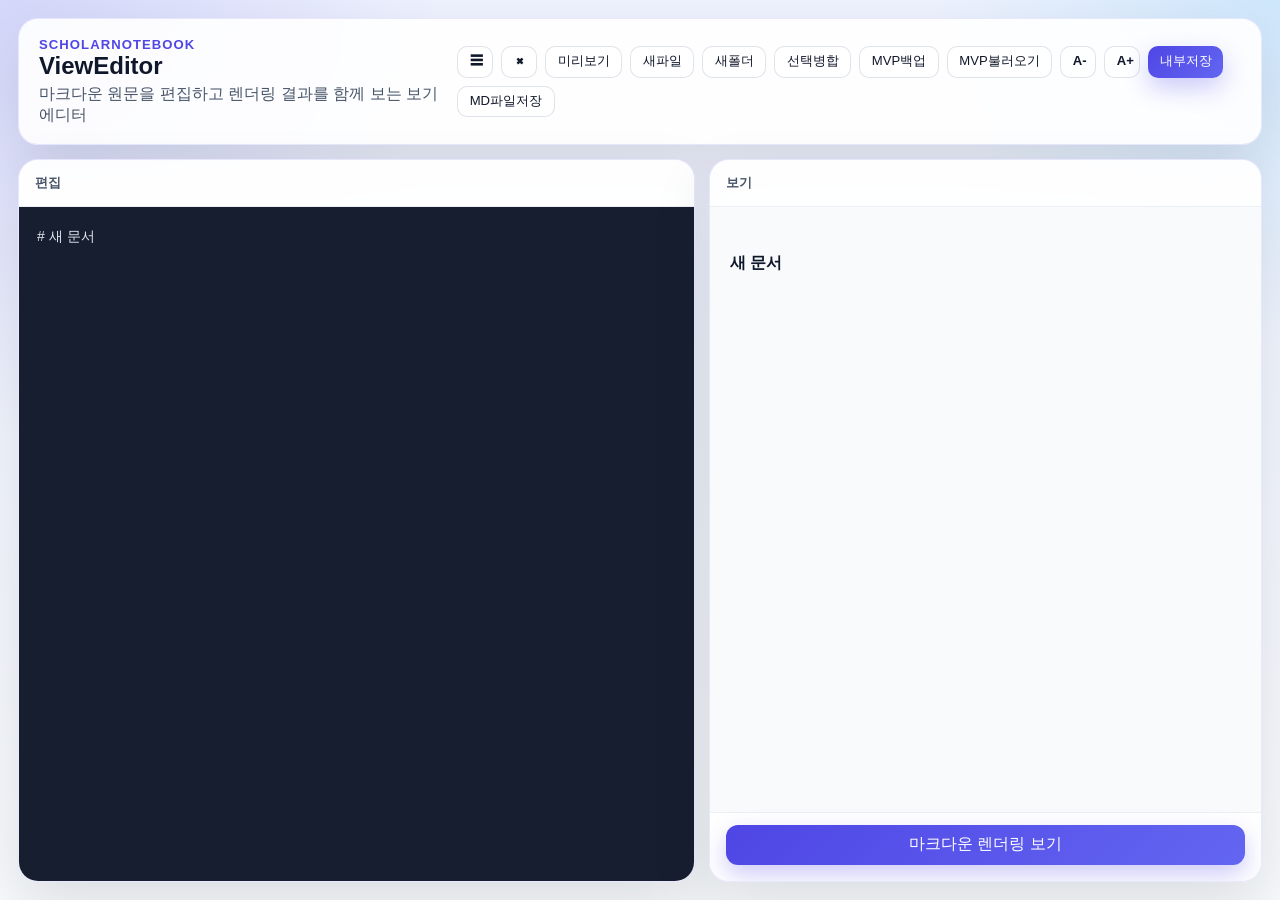
<file: md_editor/index.html>
<!doctype html>
<html lang="ko">
<head>
  <meta charset="utf-8" />
  <meta name="viewport" content="width=device-width, initial-scale=1" />
  <title>ViewEditor</title>
  <link rel="stylesheet" href="./style.css" />
  <script src="./lib/marked.min.js"></script>
  <script src="./lib/lucide.min.js"></script>
</head>
<body>
  <div class="app-shell">
    <header class="topbar">
      <div>
        <div class="eyebrow">ScholarNotebook</div>
        <h1>ViewEditor</h1>
        <p>마크다운 원문을 편집하고 렌더링 결과를 함께 보는 보기에디터</p>
      </div>
      <div class="topbar-actions">
        <button class="ghost icon-btn" id="btnToggleSidebar" title="왼쪽 사이드바 숨기기/보이기" aria-label="왼쪽 사이드바 숨기기/보이기">☰</button>
        <button class="ghost icon-btn" id="btnToggleToolbar" title="편집 메뉴 숨기기/보이기" aria-label="편집 메뉴 숨기기/보이기">⌘</button>
        <button class="ghost" id="btnTogglePreview">미리보기</button>
        <button class="ghost" id="btnNewFile">새파일</button>
        <button class="ghost" id="btnNewFolder">새폴더</button>
        <button class="ghost" id="btnMergeSelected">선택병합</button>
        <button class="ghost" id="btnBackupMpv">MVP백업</button>
        <button class="ghost" id="btnImportMpv">MVP불러오기</button>
        <button class="ghost icon-btn" id="btnTextSmaller" title="텍스트 축소" aria-label="텍스트 축소">A-</button>
        <button class="ghost icon-btn" id="btnTextLarger" title="텍스트 확대" aria-label="텍스트 확대">A+</button>
        <button class="primary" id="btnSave">내부저장</button>
        <button class="ghost" id="btnSaveMd">MD파일저장</button>
        <input type="file" id="fileImportMpv" accept=".mpv,.mvp,.json" hidden />
      </div>
    </header>

    <section class="toolbar" id="editorToolbar" aria-label="마크다운 편집 도구">
      <button data-action="bold"><strong>B</strong></button>
      <button data-action="italic"><em>I</em></button>
      <button data-action="h1">H1</button>
      <button data-action="h2">H2</button>
      <button data-action="h3">H3</button>
      <button data-action="olist">1.</button>
      <button data-action="ulist">-</button>
      <button data-action="quote">&quot;</button>
      <button data-action="table">표</button>
      <button data-action="link">링크</button>
      <button data-action="image">이미지</button>
      <button data-action="br">BR</button>
      <button data-action="userinfo">userIn</button>
      <button data-action="userSettings">설정</button>
    </section>

    <main class="workspace">
      <aside class="panel sidebar-panel">
        <div class="sidebar-tabs">
          <button type="button" class="tab-btn active" id="btnTabFiles">파일</button>
          <button type="button" class="tab-btn" id="btnTabToc">목차</button>
        </div>
        <div class="sidebar-body" id="sidebarFiles">
          <div class="sidebar-caption" id="activeFolderLabel">현재 폴더: 루트</div>
          <div id="fileTree" class="tree-list"></div>
        </div>
        <div class="sidebar-body hidden" id="sidebarToc">
          <div class="sidebar-caption">현재 문서 목차</div>
          <div id="tocList" class="tree-list"></div>
        </div>
      </aside>
      <section class="panel editor-panel">
        <div class="panel-title">편집</div>
        <textarea id="editor" spellcheck="false" placeholder="여기에 마크다운을 입력하세요..."></textarea>
      </section>
      <section class="panel preview-panel" id="previewPanel">
        <div class="panel-title">보기</div>
        <article id="preview" class="preview"></article>
        <div class="preview-footer">
          <button id="btnRenderBottom" class="primary">마크다운 렌더링 보기</button>
        </div>
      </section>
    </main>
  </div>

  <div class="profile-modal hidden" id="profileModal">
    <div class="profile-modal-card">
      <h3>사용자 정보 설정</h3>
      <label>이름 <input type="text" id="profileName" /></label>
      <label>소속 <input type="text" id="profileOrg" /></label>
      <label>연락처 <input type="text" id="profileContact" /></label>
      <label>메일 <input type="email" id="profileEmail" /></label>
      <div class="profile-modal-actions">
        <button type="button" class="ghost" id="btnProfileCancel">취소</button>
        <button type="button" class="primary" id="btnProfileSave">저장</button>
      </div>
    </div>
  </div>

  <script src="./vieweditor-paste.js"></script>
  <script src="./app.js"></script>
</body>
</html>
</file>
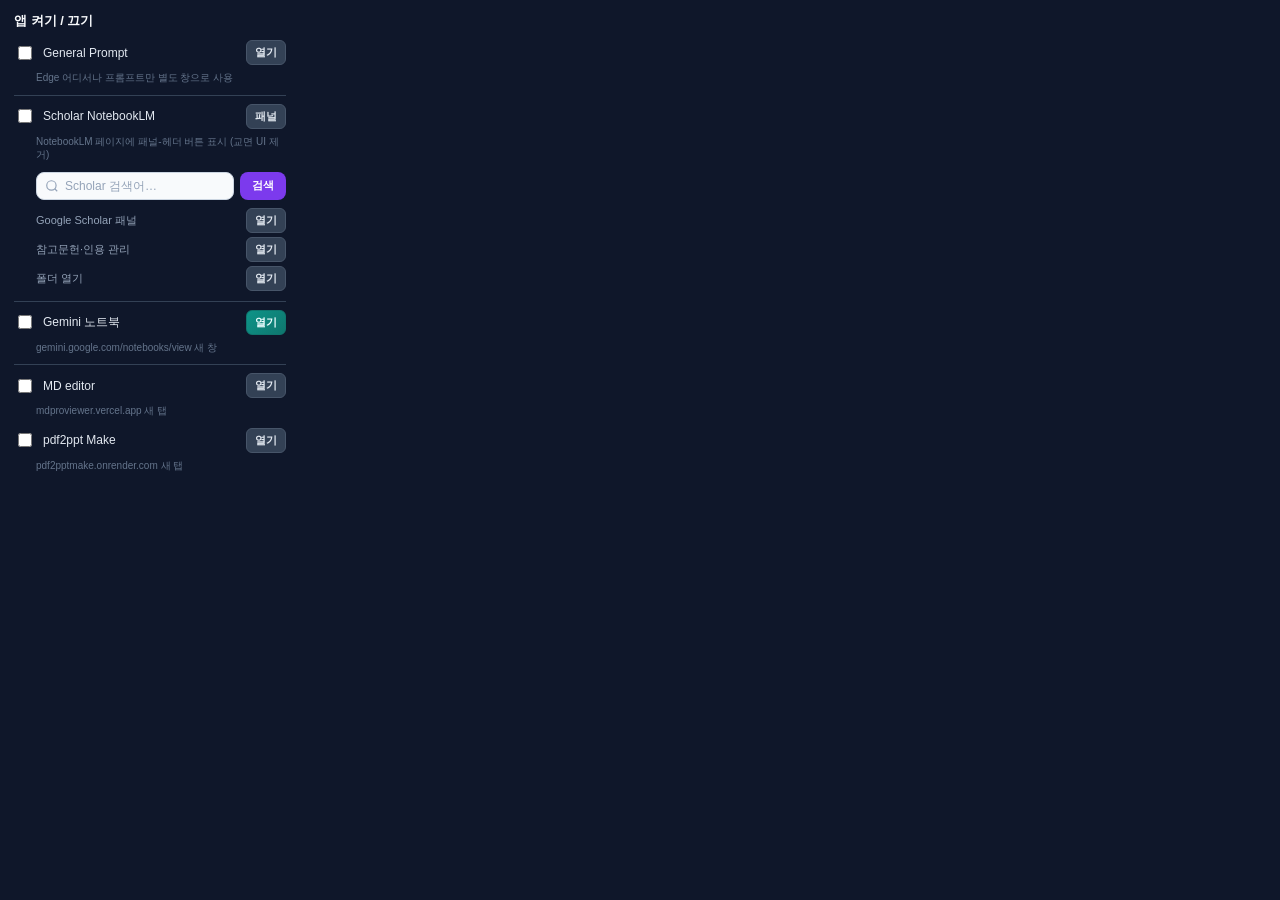
<file: action-popup.html>
<!DOCTYPE html>
<html lang="ko">
<head>
  <meta charset="UTF-8" />
  <meta name="viewport" content="width=device-width, initial-scale=1" />
  <title>동작 도구</title>
  <style>
    * { box-sizing: border-box; }
    body {
      margin: 0;
      width: 300px;
      padding: 12px 14px 14px;
      font-family: 'Segoe UI', 'Malgun Gothic', sans-serif;
      font-size: 12px;
      color: #e2e8f0;
      background: #0f172a;
    }
    h1 {
      margin: 0 0 10px;
      font-size: 13px;
      font-weight: 700;
      color: #f8fafc;
    }
    .row {
      display: flex;
      align-items: center;
      gap: 8px;
      margin-bottom: 6px;
      min-height: 22px;
    }
    .row label {
      flex: 1;
      display: flex;
      align-items: center;
      gap: 8px;
      cursor: pointer;
      user-select: none;
    }
    .row input[type="checkbox"] {
      width: 14px;
      height: 14px;
      accent-color: #3b82f6;
      flex-shrink: 0;
    }
    .btn-open {
      padding: 4px 8px;
      font-size: 11px;
      font-weight: 600;
      border: 1px solid #475569;
      border-radius: 6px;
      background: #334155;
      color: #e2e8f0;
      cursor: pointer;
      white-space: nowrap;
    }
    .btn-open:hover:not(:disabled) {
      background: #475569;
    }
    .btn-open:disabled {
      opacity: 0.45;
      cursor: not-allowed;
    }
    .hint {
      margin: 2px 0 10px 22px;
      font-size: 10px;
      color: #64748b;
      line-height: 1.35;
    }
    .divider {
      height: 1px;
      background: #334155;
      margin: 10px 0 8px;
    }
    .row-sub {
      padding-left: 22px;
      margin-bottom: 4px;
    }
    .row-sub-label {
      flex: 1;
      font-size: 11px;
      color: #94a3b8;
    }
    .scholar-popup-search {
      display: flex;
      align-items: stretch;
      gap: 6px;
      margin: 6px 0 8px 22px;
      min-width: 0;
    }
    .scholar-popup-search input {
      flex: 1;
      min-width: 0;
      padding: 6px 8px 6px 28px;
      font-size: 12px;
      border: 1px solid #cbd5e1;
      border-radius: 8px;
      background: #f8fafc url("data:image/svg+xml,%3Csvg xmlns='http://www.w3.org/2000/svg' width='14' height='14' viewBox='0 0 24 24' fill='none' stroke='%2394a3b8' stroke-width='2'%3E%3Ccircle cx='11' cy='11' r='8'/%3E%3Cpath d='m21 21-4.3-4.3'/%3E%3C/svg%3E") no-repeat 8px center;
      color: #0f172a;
    }
    .scholar-popup-search input::placeholder {
      color: #94a3b8;
    }
    .scholar-popup-search input:disabled {
      opacity: 0.5;
      cursor: not-allowed;
    }
    .scholar-popup-search .btn-search-scholar {
      flex-shrink: 0;
      padding: 6px 12px;
      font-size: 11px;
      font-weight: 700;
      border: none;
      border-radius: 8px;
      background: #7c3aed;
      color: #fff;
      cursor: pointer;
      white-space: nowrap;
    }
    .scholar-popup-search .btn-search-scholar:hover:not(:disabled) {
      background: #6d28d9;
    }
    .scholar-popup-search .btn-search-scholar:disabled {
      opacity: 0.45;
      cursor: not-allowed;
    }
    .btn-open--gemini {
      background: linear-gradient(135deg, #0d9488 0%, #0f766e 100%);
      border-color: #0f766e;
      color: #ecfeff;
    }
    .btn-open--gemini:hover:not(:disabled) {
      background: linear-gradient(135deg, #14b8a6 0%, #0d9488 100%);
      border-color: #14b8a6;
      color: #f0fdfa;
    }
  </style>
</head>
<body>
  <h1>앱 켜기 / 끄기</h1>

  <div class="row">
    <label>
      <input type="checkbox" id="chkGeneralPrompt" />
      <span>General Prompt</span>
    </label>
    <button type="button" class="btn-open" id="btnOpenPrompts" title="프롬프트 관리 창 열기">열기</button>
  </div>
  <p class="hint">Edge 어디서나 프롬프트만 별도 창으로 사용</p>

  <div class="divider"></div>

  <div class="row">
    <label>
      <input type="checkbox" id="chkScholarNotebookLM" />
      <span>Scholar NotebookLM</span>
    </label>
    <button type="button" class="btn-open" id="btnToggleSidebar" title="NotebookLM 패널">패널</button>
  </div>
  <p class="hint">NotebookLM 페이지에 패널-헤더 버튼 표시 (교면 UI 제거)</p>
  <div class="scholar-popup-search">
    <input type="search" id="inpActionPopupScholarQuery" placeholder="Scholar 검색어…" autocomplete="off" aria-label="Google Scholar 검색어" />
    <button type="button" class="btn-search-scholar" id="btnActionPopupScholarSearch" title="Google Scholar에서 검색">검색</button>
  </div>
  <div class="row row-sub">
    <span class="row-sub-label">Google Scholar 패널</span>
    <button type="button" class="btn-open" id="btnScholarPanel" title="Scholar Search 패널 열기">열기</button>
  </div>
  <div class="row row-sub">
    <span class="row-sub-label">참고문헌·인용 관리</span>
    <button type="button" class="btn-open" id="btnScholarRefPopup" title="인용 관리 패널 열기">열기</button>
  </div>
  <div class="row row-sub">
    <span class="row-sub-label">폴더 열기</span>
    <button type="button" class="btn-open" id="btnScholarFolderManager" title="노트북 폴더 관리 (folder-manager.html)">열기</button>
  </div>

  <div class="divider"></div>

  <div class="row">
    <label>
      <input type="checkbox" id="chkGeminiNotebook" />
      <span>Gemini 노트북</span>
    </label>
    <button type="button" class="btn-open btn-open--gemini" id="btnOpenGeminiNotebook" title="Gemini 노트북 보기">열기</button>
  </div>
  <p class="hint">gemini.google.com/notebooks/view 새 창</p>

  <div class="divider"></div>

  <div class="row">
    <label>
      <input type="checkbox" id="chkMDEditor" />
      <span>MD editor</span>
    </label>
    <button type="button" class="btn-open" id="btnOpenMD" title="Markdown Pro Viewer">열기</button>
  </div>
  <p class="hint">mdproviewer.vercel.app 새 탭</p>

  <div class="row">
    <label>
      <input type="checkbox" id="chkPdf2pptMake" />
      <span>pdf2ppt Make</span>
    </label>
    <button type="button" class="btn-open" id="btnOpenPdf2pptMake" title="pdf2ppt Make">열기</button>
  </div>
  <p class="hint">pdf2pptmake.onrender.com 새 탭</p>

  <script src="action-popup.js"></script>
</body>
</html>
</file>
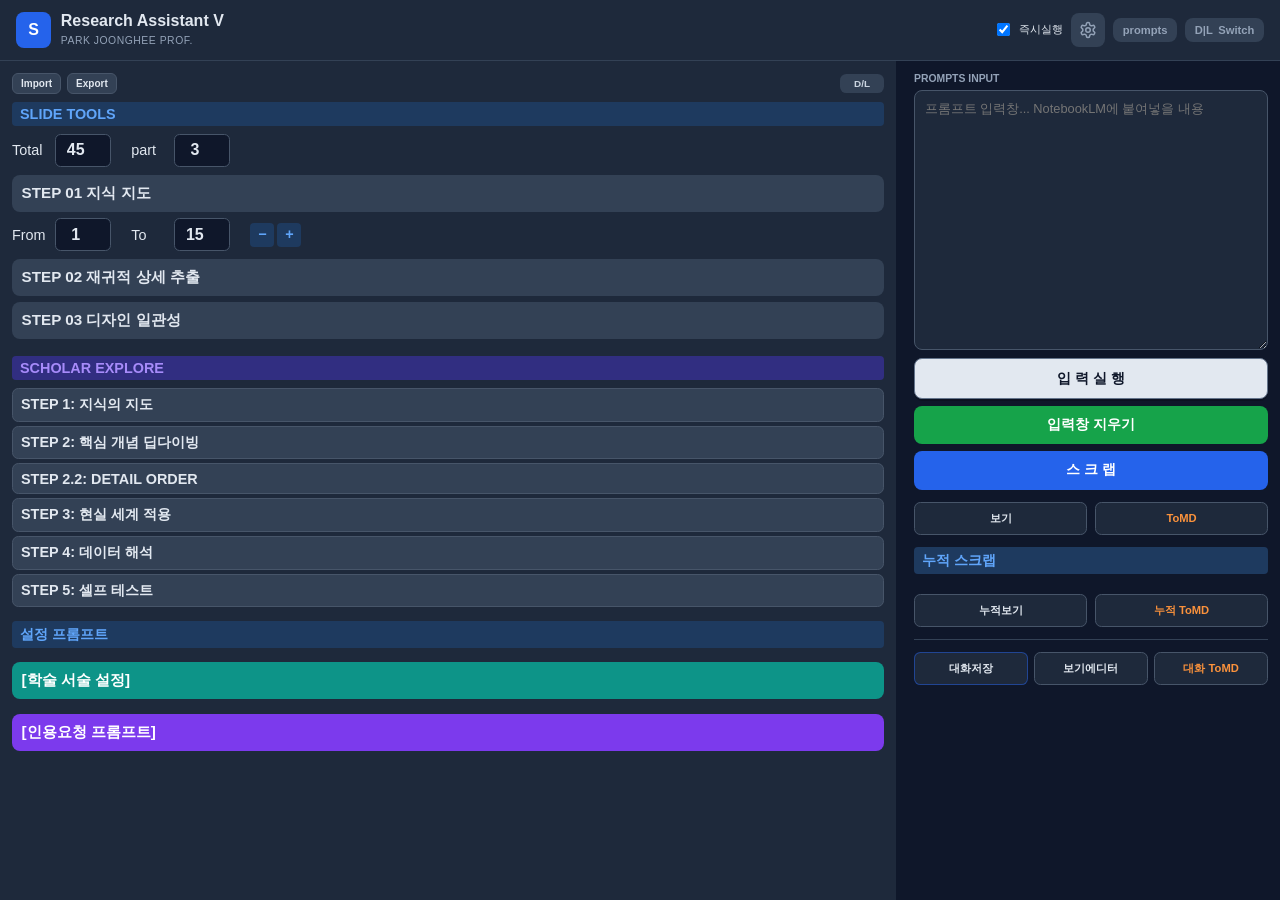
<file: popup.html>
<!DOCTYPE html>
<html lang="ko">

<head>
    <meta charset="UTF-8">
    <meta name="viewport" content="width=device-width, initial-scale=1.0">
    <title>Research assistant</title>
        <link rel="stylesheet" href="./popup.css">

</head>

<body data-theme="dark">
    <div class="popup-container">
        <div class="header">
            <div class="header-left">
                <div class="header-icon">S</div>
                <div>
                    <h1 style="font-size:1.0rem;">Research Assistant V <span id="extManifestVersion"></span></h1>
                    <span class="header-sub">Park Joonghee prof.</span>
                </div>
            </div>
            <div class="header-right">
                <label
                    style="display:flex;align-items:center;gap:6px;cursor:pointer;font-size:11px;user-select:none;flex-shrink:0;line-height:1.4;">
                    <input type="checkbox" id="chkImmediate" checked style="vertical-align:middle;">
                    <span>즉시실행</span>
                </label>
                <button type="button" class="btn-prompts btn-settings-icon" data-action="openModal" data-arg="settings-modal" title="환경설정" aria-label="환경설정">
                    <svg class="btn-settings-icon-svg" xmlns="http://www.w3.org/2000/svg" width="18" height="18" viewBox="0 0 24 24" fill="none" stroke="currentColor" stroke-width="2" stroke-linecap="round" stroke-linejoin="round" aria-hidden="true"><path d="M12.22 2h-.44a2 2 0 0 0-2 2v.18a2 2 0 0 1-1 1.73l-.43.25a2 2 0 0 1-2 0l-.15-.08a2 2 0 0 0-2.73.73l-.22.38a2 2 0 0 0 .73 2.73l.15.1a2 2 0 0 1 1 1.72v.51a2 2 0 0 1-1 1.74l-.15.09a2 2 0 0 0-.73 2.73l.22.38a2 2 0 0 0 2.73.73l.15-.08a2 2 0 0 1 2 0l.43.25a2 2 0 0 1 1 1.73V20a2 2 0 0 0 2 2h.44a2 2 0 0 0 2-2v-.18a2 2 0 0 1 1-1.73l.43-.25a2 2 0 0 1 2 0l.15.08a2 2 0 0 0 2.73-.73l.22-.39a2 2 0 0 0-.73-2.73l-.15-.08a2 2 0 0 1-1-1.74v-.5a2 2 0 0 1 1-1.74l.15-.09a2 2 0 0 0 .73-2.73l-.22-.38a2 2 0 0 0-2.73-.73l-.15.08a2 2 0 0 1-2 0l-.43-.25a2 2 0 0 1-1-1.73V4a2 2 0 0 0-2-2z"/><circle cx="12" cy="12" r="3"/></svg>
                </button>
                <button type="button" class="btn-prompts" data-action="openPromptsWindow" title="저장된 프롬프트">prompts</button>
                <button type="button" class="theme-toggle" id="themeToggle" data-action="toggleTheme" title="다크/라이트 테마 전환">
                    <span id="themeIcon">D|L</span>
                    <span id="themeLabel">Switch</span>
                </button>
            </div>
        </div>
                <div class="main">
            <div class="left-panel">
                <div class="left-panel-rail" aria-label="프롬프트 단축">
                    <button type="button" class="rail-btn rail-btn-slide" data-action="generateSlidePrompt" data-arg="1" title="STEP 01 지식 지도">1</button>
                    <button type="button" class="rail-btn rail-btn-slide" data-action="generateSlidePrompt" data-arg="2" title="STEP 02 재귀적 상세 추출">2</button>
                    <button type="button" class="rail-btn rail-btn-slide" data-action="generateSlidePrompt" data-arg="3" title="STEP 03 디자인 일관성">3</button>
                    <button type="button" class="rail-btn rail-btn-explore" data-action="setExplorePrompt" data-arg="step1" title="STEP 1: 지식의 지도">S1</button>
                    <button type="button" class="rail-btn rail-btn-explore" data-action="setExplorePrompt" data-arg="step2" title="STEP 2: 핵심 개념 딥다이빙">S2</button>
                    <button type="button" class="rail-btn rail-btn-explore rail-btn-tight" data-action="setExplorePrompt" data-arg="step2_2" title="STEP 2.2: DETAIL ORDER">S2.2</button>
                    <button type="button" class="rail-btn rail-btn-explore" data-action="setExplorePrompt" data-arg="step3" title="STEP 3: 현실 세계 적용">S3</button>
                    <button type="button" class="rail-btn rail-btn-explore" data-action="setExplorePrompt" data-arg="step4" title="STEP 4: 데이터 해석">S4</button>
                    <button type="button" class="rail-btn rail-btn-explore" data-action="setExplorePrompt" data-arg="step5" title="STEP 5: 셀프 테스트">S5</button>
                    <button type="button" class="rail-btn rail-btn-io" data-action="importPromptsNpp" title="저장된 프롬프트 가져오기 (.npp / JSON)">↑</button>
                    <button type="button" class="rail-btn rail-btn-io" data-action="exportPromptsNpp" title="저장된 프롬프트 내보내기 (.npp)">↓</button>
                    <button type="button" class="rail-btn rail-btn-theme" data-action="toggleTheme" title="다크/라이트 전환">D/L</button>
                </div>
                <div class="left-panel-full">
                <div style="display:flex;justify-content:space-between;align-items:center;margin-bottom:8px;gap:8px;flex-wrap:wrap;">
                    <div class="left-panel-io-row" role="group" aria-label="Saved prompts import and export">
                        <button type="button" class="btn-io-sidebar" data-action="importPromptsNpp" title="Import saved prompts (.npp / JSON)">Import</button>
                        <button type="button" class="btn-io-sidebar" data-action="exportPromptsNpp" title="Export saved prompts (.npp)">Export</button>
                    </div>
                    <button type="button" class="sidebar-theme-mini" data-action="toggleTheme" title="다크/라이트 전환">D/L</button>
                </div>
                <div class="section-title blue">Slide Tools</div>
                <div class="input-row">
                    <div class="num-group"><span style="font-size:0.9rem">Total</span>
                        <input type="number" id="slideTotal" value="45"></div>
                    <div class="num-group"><span style="font-size:0.9rem">part</span>
                        <input type="number" id="slidePart" value="3"></div>
                </div>
                <button class="btn-step blue" data-action="generateSlidePrompt" data-arg="1">STEP 01 지식 지도</button>
                <div class="input-row" style="flex-wrap:wrap">
                    <div class="num-group"><span style="font-size:0.9rem">From</span><input type="number" id="slideFrom" value="1"></div>
                    <div class="num-group"><span style="font-size:0.9rem">To</span><input type="number" id="slideTo" value="15"></div>
                    <div style="display:flex;gap:3px;margin-left:8px;align-items:center">
                        <button type="button" class="btn-range" id="btnRangePrev" title="이전 구간">−</button>
                        <button type="button" class="btn-range" id="btnRangeNext" title="다음 구간">+</button>
                    </div>
                </div>
                <button class="btn-step" data-action="generateSlidePrompt" data-arg="2">STEP 02 재귀적 상세 추출</button>
                <button class="btn-step" data-action="generateSlidePrompt" data-arg="3">STEP 03 디자인 일관성</button>
                <div class="section-title purple" style="margin-top:10px">Scholar Explore</div>
                <div class="explore-item" data-action="setExplorePrompt" data-arg="step1">STEP 1: 지식의 지도</div>
                <div class="explore-item" data-action="setExplorePrompt" data-arg="step2">STEP 2: 핵심 개념 딥다이빙</div>
                <div class="explore-item" data-action="setExplorePrompt" data-arg="step2_2">STEP 2.2: DETAIL ORDER</div>
                <div class="explore-item" data-action="setExplorePrompt" data-arg="step3">STEP 3: 현실 세계 적용</div>
                <div class="explore-item" data-action="setExplorePrompt" data-arg="step4">STEP 4: 데이터 해석</div>
                <div class="explore-item" data-action="setExplorePrompt" data-arg="step5">STEP 5: 셀프 테스트</div>
                <div class="section-title blue" style="margin-top:14px">설정 프롬프트</div>
                <button type="button" class="btn-step" data-action="appendAcademicSettingPrompt" title="입력창이 비어 있으면 추가하지 않습니다. 기존 프롬프트 하단에만 붙입니다." style="margin-top:6px;background:#0d9488;color:#fff;border-color:#0f766e;">[학술 서술 설정]</button>
                <button type="button" class="btn-step" data-action="appendCitationPrompt" title="입력창이 비어 있으면 추가하지 않습니다. 기존 프롬프트 하단에만 붙입니다." style="margin-top:8px;background:#7c3aed;color:#fff;border-color:#6d28d9;">[인용요청 프롬프트]</button>
                </div>
            </div>
            <div class="panel-splitter" id="panelSplitter" title="드래그하여 좌우 폭 조절"></div>
            <div class="right-panel">
                <div class="prompt-label">Prompts Input</div>
                <textarea id="promptInput" placeholder="프롬프트 입력창... NotebookLM에 붙여넣을 내용"></textarea>
                <button class="btn-execute" data-action="copyMainPrompt">입 력 실 행</button>
                <button class="btn-clear-input" data-action="clearNotebookLMInput" title="NotebookLM 입력창 내용 지우기">입력창 지우기</button>
                <button class="btn-scrap" data-action="initiateScrap">스 크 랩</button>
                <div class="btn-grid">
                    <button class="btn-action" data-action="openViewScrapWindow">보기</button>
                    <button class="btn-action orange" data-action="sendToMD">ToMD</button>
                </div>
                <div class="section-title blue" style="margin-top:12px">누적 스크랩</div>
                <div class="btn-grid">
                    <button class="btn-action" data-action="openViewAccumulatedWindow">누적보기</button>
                    <button class="btn-action orange" data-action="sendAccumulatedToMD">누적 ToMD</button>
                </div>
                <div class="btn-footer">
                    <button class="btn-action btn-save" data-action="saveCurrentScrap">대화저장</button>
                    <button class="btn-action" data-action="openSavedConversationsInViewEditor">보기에디터</button>
                    <button class="btn-action orange" data-action="sendSavedConversationsToMD">대화 ToMD</button>
                </div>
            </div>
        </div>
    </div>

    <div id="view-scrap-modal" class="modal-overlay">
        <div class="modal modal-draggable" id="view-scrap-modal-box" style="width:780px;height:900px;max-height:90vh;display:flex;flex-direction:column;overflow:hidden">
            <div class="modal-header modal-drag-handle" style="cursor:move;user-select:none">
                <h3>스크랩 내용 보기</h3>
                <button class="btn-close" data-action="closeModal" data-arg="view-scrap-modal">닫기</button>
            </div>
            <div class="modal-body" id="scrap-display-container" style="flex:1;overflow:hidden;min-height:0;display:flex;flex-direction:column;padding:0">
                <textarea id="scrapEditArea" class="scrap-edit-textarea" placeholder="스크랩 내용이 없습니다. 스크랩 버튼으로 NotebookLM 답변을 가져오세요." style="flex:1;min-height:200px;resize:none;border:none;outline:none;padding:16px;font-family:inherit;font-size:12px;line-height:1.6"></textarea>
            </div>
            <div class="modal-footer">
                <button class="btn-download" data-action="downloadContent" data-arg="txt">TXT 저장</button>
                <button class="btn-download" data-action="downloadContent" data-arg="md">MD 저장</button>
                <button class="btn-action" data-action="openViewScrapInNewWindow" style="flex:none">새 창</button>
                <button class="btn-tomd" data-action="sendToMDAndClose" data-arg="view-scrap-modal">ToMD로 보내기</button>
            </div>
        </div>
    </div>

    <div id="manual-scrap-modal" class="modal-overlay">
        <div class="modal" style="width:360px">
            <div class="modal-header">
                <h3>수동 스크랩</h3>
                <button class="btn-close" data-action="closeModal" data-arg="manual-scrap-modal">닫기</button>
            </div>
            <div class="modal-body">
                <p style="margin:0 0 12px 0">클립보드를 읽을 수 없습니다. 아래에 NotebookLM 답변을 붙여넣어 주세요.</p>
                <textarea id="manualScrapText" placeholder="내용을 여기에 붙여넣으세요..." style="min-height:120px;background:#f9fafb;color:#1f2937;border:1px solid #e5e7eb"></textarea>
            </div>
            <div class="modal-footer">
                <button class="btn-close" data-action="closeModal" data-arg="manual-scrap-modal">취소</button>
                <button class="btn-tomd" data-action="confirmManualScrap">확인 및 저장</button>
            </div>
        </div>
    </div>

    <div id="accumulated-modal" class="modal-overlay">
        <div class="modal" style="width:380px">
            <div class="modal-header">
                <h3>누적 스크랩 목록</h3>
                <button class="btn-close" data-action="closeModal" data-arg="accumulated-modal">닫기</button>
            </div>
            <div class="modal-body" id="accumulated-display">저장된 스크랩이 없습니다.</div>
            <div class="modal-footer">
                <button class="btn-download" data-action="downloadAccumulatedContent" data-arg="txt">TXT 저장</button>
                <button class="btn-download" data-action="downloadAccumulatedContent" data-arg="md">MD 저장</button>
                <button class="btn-tomd" data-action="sendAccumulatedToMDAndClose" data-arg="accumulated-modal">ToMD로 보내기</button>
            </div>
        </div>
    </div>

    <div id="saved-prompts-modal" class="modal-overlay">
        <div class="modal" style="width:420px;max-height:85vh">
            <div class="modal-header" style="justify-content:space-between;flex-wrap:wrap;gap:8px">
                <h3>저장된 프롬프트</h3>
                <div style="display:flex;gap:6px;align-items:center">
                    <button class="btn-action" data-action="openModal" data-arg="add-prompt-modal" style="padding:6px 10px;font-size:10px">+ 추가</button>
                    <button class="btn-action" data-action="openPromptsFullWindow" style="padding:6px 10px;font-size:10px" title="폴더·검색 등 전체 기능">새 창</button>
                    <button class="btn-close" data-action="closeModal" data-arg="saved-prompts-modal">닫기</button>
                </div>
            </div>
            <div class="modal-body" id="prompts-list" style="max-height:320px;overflow-y:auto">저장된 프롬프트가 없습니다.</div>
        </div>
    </div>

    <div id="add-prompt-modal" class="modal-overlay">
        <div class="modal" style="width:400px">
            <div class="modal-header">
                <h3>프롬프트 저장</h3>
                <button class="btn-close" data-action="closeModal" data-arg="add-prompt-modal">닫기</button>
            </div>
            <div class="modal-body" style="display:flex;flex-direction:column;gap:12px">
                <div>
                    <label class="prompt-label">제목</label>
                    <input type="text" id="newPromptTitle" class="modal-input" placeholder="프롬프트 제목">
                </div>
                <div>
                    <label class="prompt-label">내용</label>
                    <textarea id="newPromptContent" class="modal-input" placeholder="프롬프트 내용..." style="min-height:120px;resize:vertical"></textarea>
                </div>
            </div>
            <div class="modal-footer">
                <button class="btn-close" data-action="closeModal" data-arg="add-prompt-modal">취소</button>
                <button class="btn-download" data-action="saveNewPrompt" style="background:#16a34a;color:#fff">저장</button>
            </div>
        </div>
    </div>

    <div id="settings-modal-slot"></div>
    <input type="file" id="sidebarNppFileInput" accept=".npp,application/json" hidden>
    <div id="message-box" class="msg-toast">메시지</div>
    <script src="confirm/confirm.js"></script>
    <script src="popup_setting/popup-settings.js"></script>
    <script src="popup.js"></script>
</body>
</html>
</file>
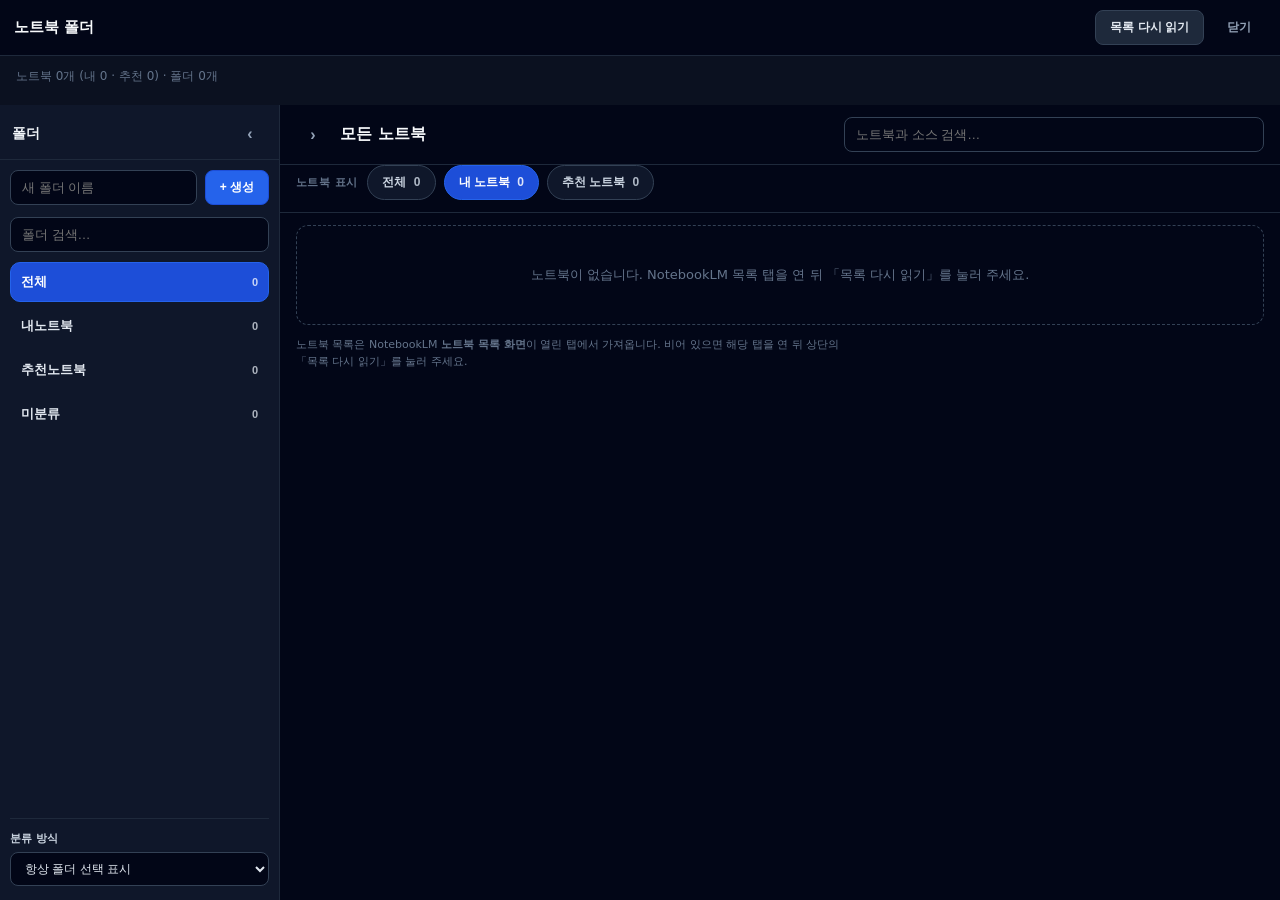
<file: folder/folder-manager.html>
<!DOCTYPE html>
<html lang="ko">
<head>
  <meta charset="UTF-8" />
  <meta name="viewport" content="width=device-width, initial-scale=1" />
  <title>노트북 폴더 — Scholar Assistant</title>
  <style>
    * { box-sizing: border-box; }
    html, body { height: 100%; margin: 0; overflow: hidden; }
    body {
      font-family: system-ui, "Segoe UI", Roboto, sans-serif;
      background: #0b1120;
      color: #e2e8f0;
      display: flex;
      flex-direction: column;
    }
    .topbar {
      flex-shrink: 0;
      display: flex;
      align-items: center;
      justify-content: space-between;
      gap: 12px;
      padding: 10px 14px;
      border-bottom: 1px solid #1e293b;
      background: #020617;
    }
    .topbar h1 { margin: 0; font-size: 15px; font-weight: 800; color: #f8fafc; }
    .topbar-actions { display: flex; align-items: center; gap: 8px; flex-wrap: wrap; }
    button {
      padding: 8px 14px;
      border-radius: 8px;
      border: 1px solid #334155;
      background: #1e293b;
      color: #e2e8f0;
      font-weight: 700;
      font-size: 12px;
      cursor: pointer;
    }
    button:hover { background: #334155; }
    button.primary { background: #2563eb; border-color: #1d4ed8; color: #fff; }
    button.primary:hover { background: #1d4ed8; }
    button.ghost { background: transparent; border-color: transparent; color: #94a3b8; }
    button.ghost:hover { color: #e2e8f0; }
    button.danger { border-color: #991b1b; color: #fca5a5; background: transparent; }
    button.danger:hover { background: rgba(153, 27, 27, 0.2); }
    button.iconbtn {
      width: 34px; height: 34px; padding: 0;
      display: inline-flex; align-items: center; justify-content: center;
      font-size: 16px; line-height: 1;
    }
    .shell {
      flex: 1;
      display: flex;
      min-height: 0;
    }
    .left-pane {
      width: 280px;
      min-width: 240px;
      max-width: 40vw;
      border-right: 1px solid #1e293b;
      background: #0f172a;
      display: flex;
      flex-direction: column;
      transition: width 0.2s ease, margin 0.2s ease, opacity 0.2s ease;
    }
    .left-pane.collapsed {
      width: 0;
      min-width: 0;
      border-right: none;
      margin: 0;
      opacity: 0;
      overflow: hidden;
      pointer-events: none;
    }
    .left-head {
      padding: 12px 12px 8px;
      display: flex;
      align-items: center;
      gap: 8px;
      border-bottom: 1px solid #1e293b;
    }
    .left-head h2 { margin: 0; font-size: 14px; font-weight: 800; flex: 1; color: #f1f5f9; }
    .left-body { flex: 1; overflow: auto; padding: 10px 10px 14px; display: flex; flex-direction: column; gap: 10px; }
    input[type="text"], input[type="search"], select {
      width: 100%;
      padding: 9px 11px;
      border-radius: 8px;
      border: 1px solid #334155;
      background: #020617;
      color: #e2e8f0;
      font-size: 13px;
    }
    .create-row { display: flex; gap: 8px; }
    .create-row input { flex: 1; min-width: 0; }
    .folder-search { margin-top: 2px; }
    .folder-nav { list-style: none; margin: 0; padding: 0; }
    .folder-nav li { margin-bottom: 4px; }
    .folder-nav button.nav-item {
      width: 100%;
      text-align: left;
      display: flex;
      align-items: center;
      gap: 8px;
      padding: 10px 10px;
      border-radius: 10px;
      border: 1px solid transparent;
      background: transparent;
      color: #e2e8f0;
      font-weight: 600;
      font-size: 13px;
    }
    .folder-nav button.nav-item:hover { background: #1e293b; }
    .folder-nav button.nav-item[data-active="1"] {
      background: #1d4ed8;
      border-color: #2563eb;
      color: #fff;
    }
    .folder-nav .nav-meta { margin-left: auto; opacity: 0.75; font-size: 11px; font-weight: 700; }
    .folder-nav .folder-row {
      display: flex;
      align-items: stretch;
      gap: 4px;
    }
    .folder-nav .folder-row button.nav-item { flex: 1; min-width: 0; }
    .folder-nav .mini-actions { display: flex; flex-direction: column; gap: 2px; flex-shrink: 0; }
    .folder-nav .mini-actions button {
      padding: 4px 6px;
      font-size: 11px;
      min-height: 0;
    }
    .prefs {
      margin-top: auto;
      padding-top: 12px;
      border-top: 1px solid #1e293b;
      font-size: 11px;
      color: #94a3b8;
    }
    .prefs label { display: block; margin-bottom: 6px; font-weight: 700; color: #cbd5e1; }
    .prefs select { font-size: 12px; padding: 8px 10px; }
    .right-pane {
      flex: 1;
      display: flex;
      flex-direction: column;
      min-width: 0;
      background: #020617;
    }
    .right-head {
      padding: 12px 16px;
      border-bottom: 1px solid #1e293b;
      display: flex;
      flex-wrap: wrap;
      align-items: center;
      gap: 10px;
    }
    .right-head h2 { margin: 0; font-size: 16px; font-weight: 800; color: #f8fafc; flex: 1; min-width: 140px; }
    .right-head .nb-search { flex: 1; min-width: 180px; max-width: 420px; }
    .right-head-scope {
      flex-shrink: 0;
      padding: 0 16px 12px;
      border-bottom: 1px solid #1e293b;
      display: flex;
      flex-wrap: wrap;
      align-items: center;
      gap: 10px;
      background: #020617;
    }
    .nb-scope-label { font-size: 11px; font-weight: 800; color: #64748b; text-transform: uppercase; letter-spacing: 0.04em; }
    .nb-scope-tabs { display: flex; flex-wrap: wrap; gap: 8px; }
    .nb-scope-tab {
      padding: 8px 14px;
      border-radius: 999px;
      border: 1px solid #334155;
      background: #0f172a;
      color: #cbd5e1;
      font-weight: 700;
      font-size: 12px;
      cursor: pointer;
    }
    .nb-scope-tab:hover { background: #1e293b; color: #e2e8f0; }
    .nb-scope-tab[data-active="1"] {
      background: #1d4ed8;
      border-color: #2563eb;
      color: #fff;
    }
    .nb-scope-tab .nb-scope-count { opacity: 0.85; font-weight: 800; margin-left: 4px; }
    .right-body { flex: 1; overflow: auto; padding: 12px 16px 20px; }
    #status { font-size: 12px; color: #64748b; padding: 0 16px 8px; }
    .nb-list { display: flex; flex-direction: column; gap: 10px; }
    .nb-card {
      border: 1px solid #1e293b;
      border-radius: 12px;
      padding: 14px 16px;
      background: #0f172a;
      display: flex;
      flex-direction: column;
      align-items: stretch;
      gap: 10px;
    }
    .nb-card:hover { border-color: #334155; }
    .nb-card-main { min-width: 0; flex: 1; width: 100%; }
    .nb-card-header-row {
      display: flex;
      align-items: flex-start;
      justify-content: space-between;
      gap: 12px;
      width: 100%;
    }
    .nb-card-title-block { min-width: 0; flex: 1; }
    .nb-card-title { font-weight: 800; font-size: 14px; color: #f8fafc; word-break: break-word; margin-bottom: 0; }
    .nb-card-tools {
      display: flex;
      flex-wrap: wrap;
      align-items: center;
      justify-content: flex-end;
      gap: 8px;
      flex-shrink: 0;
    }
    .nb-source-count {
      font-size: 12px;
      font-weight: 700;
      color: #94a3b8;
      white-space: nowrap;
    }
    .nb-btn-secondary {
      padding: 6px 12px;
      border-radius: 8px;
      border: 1px solid #475569;
      background: #1e293b;
      color: #e2e8f0;
      font-weight: 700;
      font-size: 11px;
      cursor: pointer;
    }
    .nb-btn-secondary:hover { background: #334155; }
    .nb-btn-secondary:disabled {
      opacity: 0.45;
      cursor: not-allowed;
    }
    .nb-btn-secondary:disabled:hover { background: #1e293b; }
    .nb-card-sources {
      border-top: 1px solid #1e293b;
      padding-top: 10px;
      margin-top: 2px;
    }
    .nb-card-sources.nb-card-sources--collapsed { display: none !important; }
    .nb-source-list { margin: 0; padding-left: 18px; color: #cbd5e1; font-size: 12px; line-height: 1.55; }
    .nb-source-list li { margin-bottom: 4px; }
    .nb-source-empty { list-style: none; padding-left: 0; color: #64748b; font-size: 12px; }
    .nb-card-meta { font-size: 12px; color: #94a3b8; display: flex; flex-wrap: wrap; align-items: center; gap: 8px; }
    .nb-folder-line { display: flex; flex-wrap: wrap; align-items: center; gap: 8px; }
    .nb-folder-label { color: #cbd5e1; }
    .nb-folder-label strong { color: #e2e8f0; }
    button.linklike {
      background: none;
      border: none;
      color: #60a5fa;
      padding: 0;
      font-weight: 700;
      font-size: 12px;
      cursor: pointer;
      text-decoration: underline;
    }
    button.linklike:hover { color: #93c5fd; }
    .nb-classify { margin-top: 10px; max-width: 320px; }
    .nb-classify select { width: 100%; }
    .nb-classify.hidden { display: none; }
    .empty {
      text-align: center;
      color: #64748b;
      font-size: 13px;
      padding: 40px 20px;
      border: 1px dashed #334155;
      border-radius: 12px;
    }
    .hint { font-size: 11px; color: #64748b; line-height: 1.5; margin-top: 12px; max-width: 560px; }
  </style>
</head>
<body>
  <div class="topbar">
    <h1>노트북 폴더</h1>
    <div class="topbar-actions">
      <button type="button" id="btnRescan">목록 다시 읽기</button>
      <button type="button" id="btnClose" class="ghost">닫기</button>
    </div>
  </div>
  <p id="status"></p>
  <div class="shell">
    <aside class="left-pane" id="leftPane">
      <div class="left-head">
        <h2>폴더</h2>
        <button type="button" class="iconbtn ghost" id="btnCollapseLeft" title="폴더 패널 접기">‹</button>
      </div>
      <div class="left-body">
        <div class="create-row">
          <input type="text" id="newFolderName" placeholder="새 폴더 이름" maxlength="80" />
          <button type="button" id="btnAddFolder" class="primary">+ 생성</button>
        </div>
        <input type="search" class="folder-search" id="folderSearch" placeholder="폴더 검색…" />
        <ul class="folder-nav" id="folderList"></ul>
        <div class="prefs">
          <label for="classifyMode">분류 방식</label>
          <select id="classifyMode" title="오른쪽 목록에서 폴더를 고르는 방식">
            <option value="inline">항상 폴더 선택 표시</option>
            <option value="change">「변경」 클릭 시에만 표시</option>
          </select>
        </div>
      </div>
    </aside>
    <section class="right-pane">
      <div class="right-head">
        <button type="button" id="btnExpandLeft" class="ghost iconbtn" hidden title="폴더 패널 펼치기">›</button>
        <h2 id="rightTitle">모든 노트북</h2>
        <input type="search" class="nb-search" id="nbFilter" placeholder="노트북과 소스 검색…" />
      </div>
      <div class="right-head-scope">
        <span class="nb-scope-label">노트북 표시</span>
        <div class="nb-scope-tabs" role="tablist" aria-label="노트북 목록 범위">
          <button type="button" class="nb-scope-tab" role="tab" data-scope="all" id="btnScopeAll" data-active="0">전체 <span class="nb-scope-count" id="cntScopeAll">0</span></button>
          <button type="button" class="nb-scope-tab" role="tab" data-scope="mine" id="btnScopeMine" data-active="1">내 노트북 <span class="nb-scope-count" id="cntScopeMine">0</span></button>
          <button type="button" class="nb-scope-tab" role="tab" data-scope="recommended" id="btnScopeRecommended" data-active="0">추천 노트북 <span class="nb-scope-count" id="cntScopeRec">0</span></button>
        </div>
      </div>
      <div class="right-body">
        <div id="notebookListWrap"></div>
        <p class="hint">노트북 목록은 NotebookLM <strong>노트북 목록 화면</strong>이 열린 탭에서 가져옵니다. 비어 있으면 해당 탭을 연 뒤 상단의 「목록 다시 읽기」를 눌러 주세요.</p>
      </div>
    </section>
  </div>
  <script src="folder-sync-store.js"></script>
  <script src="folder-manager.js"></script>
</body>
</html>
</file>
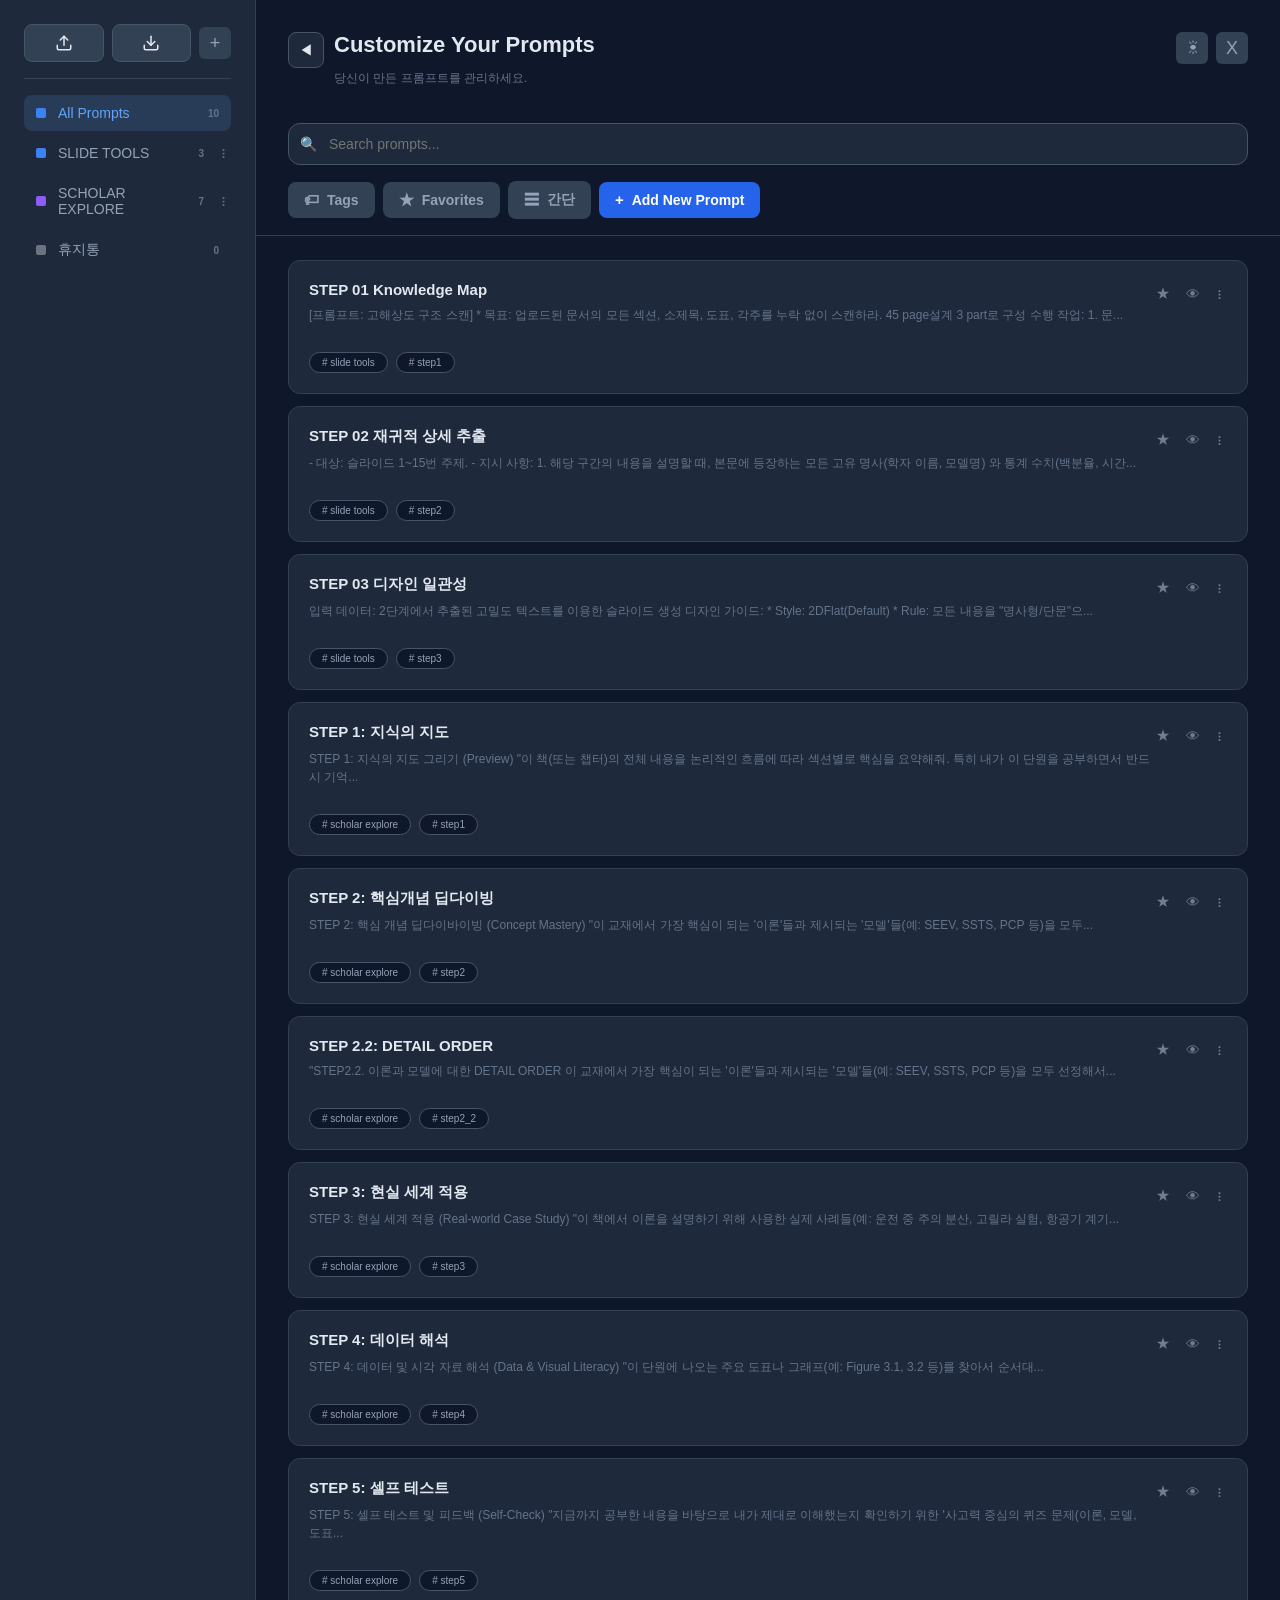
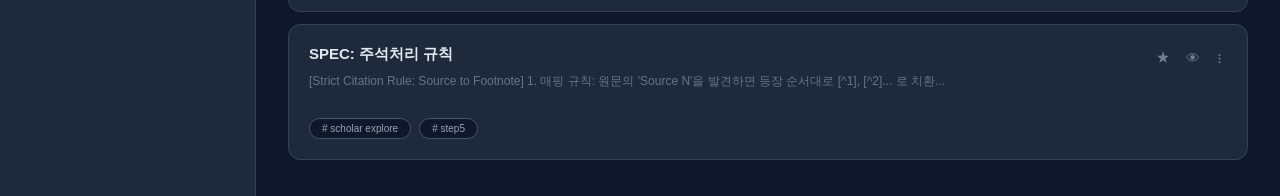
<file: prompts/prompts.html>
<!DOCTYPE html>
<html lang="ko">
<head>
  <meta charset="UTF-8">
  <meta name="viewport" content="width=device-width, initial-scale=1.0">
  <title>Saved Prompts - Scholar Assistant</title>
  <style>
    * { box-sizing: border-box; }
    body { margin: 0; font-family: 'Segoe UI', 'Malgun Gothic', sans-serif; background: #0f172a; color: #e2e8f0; min-height: 100vh; display: flex; overflow-x: hidden; color-scheme: dark; }
    .aside { width: 256px; flex-shrink: 0; background: #1e293b; border-right: 1px solid #334155; padding: 24px; display: flex; flex-direction: column; transition: width 0.22s ease, min-width 0.22s ease, opacity 0.2s ease, padding 0.2s ease, border-width 0.2s ease; overflow: hidden; }
    body.prompts-folders-collapsed .aside {
      width: 52px;
      min-width: 52px;
      padding: 12px 8px;
      border-right-width: 1px;
      opacity: 1;
      pointer-events: auto;
    }
    body.prompts-folders-collapsed .folder-list {
      display: none;
    }
    body.prompts-folders-collapsed #btnCreateFolder {
      display: none;
    }
    body.prompts-folders-collapsed .aside-top {
      flex: 1;
      flex-direction: column;
      justify-content: center;
      margin-bottom: 0;
      padding-bottom: 0;
      border-bottom: none;
      gap: 8px;
    }
    body.prompts-folders-collapsed .aside-file-actions {
      flex: 1;
      flex-direction: column;
      justify-content: center;
      margin-top: 0;
      padding-top: 0;
      border-top: none;
      gap: 8px;
    }
    body.prompts-folders-collapsed .aside-file-actions .rail-icon-btn {
      flex: 0 0 auto;
      width: 100%;
    }
    .aside-top {
      display: flex;
      align-items: center;
      gap: 8px;
      margin-bottom: 16px;
      padding-bottom: 16px;
      border-bottom: 1px solid #334155;
      flex-shrink: 0;
    }
    .btn-icon { width: 32px; height: 32px; padding: 0; border: none; background: #334155; color: #94a3b8; border-radius: 6px; cursor: pointer; font-size: 18px; line-height: 1; display: flex; align-items: center; justify-content: center; }
    .btn-icon:hover { background: #475569; color: #e2e8f0; }
    .card-actions-wrap { position: relative; }
    .folder-list { flex: 1; overflow-y: auto; }
    .folder-item { display: flex; align-items: center; margin-bottom: 4px; }
    .folder-btn { flex: 1; display: flex; align-items: center; gap: 12px; padding: 10px 12px; border: none; background: transparent; color: #94a3b8; border-radius: 8px; cursor: pointer; font-size: 14px; text-align: left; }
    .folder-btn:hover { background: rgba(255,255,255,0.05); }
    .folder-btn.active { background: rgba(96,165,250,0.15); color: #60a5fa; }
    .folder-actions-wrap { position: relative; opacity: 0.6; }
    .folder-item:hover .folder-actions-wrap { opacity: 1; }
    .btn-folder-more { background: none; border: none; padding: 4px; cursor: pointer; color: #94a3b8; font-size: 14px; }
    .btn-folder-more:hover { color: #e2e8f0; }
    .folder-dropdown { position: absolute; top: 100%; right: 0; margin-top: 4px; display: none; background: #1e293b; border: 1px solid #334155; border-radius: 8px; padding: 4px; min-width: 100px; box-shadow: 0 4px 12px rgba(0,0,0,0.4); z-index: 50; }
    .folder-dropdown.show { display: block; }
    .folder-dropdown button { padding: 8px 12px; border: none; background: none; color: #e2e8f0; cursor: pointer; font-size: 13px; width: 100%; text-align: left; border-radius: 4px; }
    .folder-dropdown button:hover { background: #334155; }
    .folder-dropdown button.del { color: #e11d48; }
    .folder-dot { width: 10px; height: 10px; border-radius: 2px; flex-shrink: 0; }
    .folder-name { flex: 1; }
    .folder-count { font-size: 10px; color: #64748b; font-weight: 700; }
    .main { flex: 1; display: flex; flex-direction: column; min-width: 0; background: #0f172a; }
    .main-header { padding: 32px 32px 16px; border-bottom: 1px solid #334155; }
    body.prompts-compact-toolbar .main-header { padding: 20px 16px 12px; }
    body.prompts-compact-toolbar .prompts-grid { padding: 16px; }
    .main-header-top { display: flex; justify-content: space-between; align-items: flex-start; margin-bottom: 24px; gap: 12px; }
    .main-header-lead { display: flex; align-items: flex-start; gap: 10px; flex: 1; min-width: 0; }
    .btn-folder-toggle {
      flex-shrink: 0;
      width: 36px;
      height: 36px;
      padding: 0;
      border: 1px solid #475569;
      background: #1e293b;
      color: #e2e8f0;
      border-radius: 8px;
      cursor: pointer;
      font-size: 14px;
      line-height: 1;
      display: flex;
      align-items: center;
      justify-content: center;
    }
    .btn-folder-toggle:hover { background: #334155; border-color: #64748b; }
    .main-header-lead .titles-wrap { min-width: 0; flex: 1; }
    .header-actions { display: flex; align-items: center; gap: 8px; }
    .main-header h1 { font-size: clamp(15px, 0.9vw + 13px, 22px); font-weight: 700; margin: 0 0 4px 0; line-height: 1.2; }
    .main-header .sub { font-size: clamp(9px, 0.3vw + 8.5px, 12px); color: #64748b; line-height: 1.35; }
    body.prompts-compact-toolbar .main-header h1 { font-size: clamp(15px, 2.8vw, 18px); }
    body.prompts-compact-toolbar .main-header .sub { font-size: 10px; }
    body.prompts-compact-toolbar .main-header-top { margin-bottom: 14px; }
    .search-wrap { position: relative; margin-bottom: 16px; }
    .search-wrap input { width: 100%; padding: 12px 16px 12px 40px; background: #1e293b; border: 1px solid #475569; border-radius: 12px; color: #e2e8f0; font-size: 14px; outline: none; }
    .search-wrap input:focus { border-color: #60a5fa; }
    .search-wrap::before { content: '🔍'; position: absolute; left: 12px; top: 50%; transform: translateY(-50%); font-size: 14px; }
    .btn-row { display: flex; gap: 8px; flex-wrap: wrap; align-items: center; }
    .btn { padding: 10px 16px; border-radius: 8px; font-size: 14px; font-weight: 600; cursor: pointer; border: none; display: inline-flex; align-items: center; justify-content: center; gap: 8px; }
    .btn .btn-ico { font-size: 15px; line-height: 1; flex-shrink: 0; }
    .btn .btn-label { white-space: nowrap; }
    body.prompts-compact-toolbar .btn-row .btn { padding: 8px 11px; min-width: 40px; }
    body.prompts-compact-toolbar .btn-row .btn .btn-label { display: none; }
    body.prompts-compact-toolbar .btn-row .btn.btn-primary { min-width: 44px; }
    .btn-primary { background: #2563eb; color: #fff; }
    .btn-primary:hover { background: #1d4ed8; }
    .btn-secondary { background: #334155; color: #94a3b8; }
    .btn-secondary:hover { background: #475569; color: #e2e8f0; }
    .prompts-grid { flex: 1; overflow-y: auto; padding: 24px 32px; }
    .prompt-card { background: #1e293b; border: 1px solid #334155; border-radius: 12px; padding: 20px; margin-bottom: 12px; cursor: pointer; }
    .prompt-card:hover { background: #334155; }
    .prompt-card h4 { font-size: 15px; font-weight: 700; margin: 0 0 8px 0; color: #e2e8f0; cursor: pointer; }
    .prompt-card:hover h4 { color: #fff; }
    .prompt-card .preview { font-size: 12px; color: #64748b; margin-top: 8px; line-height: 1.5; }
    .prompt-card .tags { margin-top: 16px; display: flex; flex-wrap: wrap; gap: 8px; }
    .tag { padding: 4px 12px; background: #0f172a; border: 1px solid #475569; border-radius: 999px; font-size: 10px; color: #94a3b8; }
    .btn-fav, .btn-view, .btn-more { background: none; border: none; padding: 4px; cursor: pointer; color: #94a3b8; font-size: 14px; }
    .btn-fav:hover { color: #fbbf24; }
    .btn-fav.fav { color: #fbbf24; }
    .btn-view:hover { color: #60a5fa; }
    .btn-more:hover { color: #e2e8f0; }
    .card-header { display: flex; justify-content: space-between; align-items: flex-start; }
    .card-header-main { flex: 1; min-width: 0; }
    .card-actions { display: flex; gap: 8px; align-items: center; opacity: 0.7; }
    .prompt-card:hover .card-actions { opacity: 1; }
    body.prompts-cards-compact .prompt-card.prompt-list-item {
      padding: 10px 14px;
      margin-bottom: 8px;
    }
    body.prompts-cards-compact .prompt-card.prompt-list-item .card-header {
      align-items: center;
      gap: 10px;
    }
    body.prompts-cards-compact .prompt-card.prompt-list-item .prompt-title {
      margin: 0;
      white-space: nowrap;
      overflow: hidden;
      text-overflow: ellipsis;
    }
    body.prompts-cards-compact .prompt-card.prompt-list-item .prompt-preview,
    body.prompts-cards-compact .prompt-card.prompt-list-item .tags {
      display: none;
    }
    body.prompts-cards-compact #btnToggleCardDensity {
      background: #1d4ed8;
      color: #fff;
    }
    body.prompts-cards-compact #btnToggleCardDensity:hover {
      background: #1e40af;
      color: #fff;
    }
    body.prompts-theme-light.prompts-cards-compact #btnToggleCardDensity {
      background: #2563eb;
      color: #fff;
    }
    body.prompts-theme-light.prompts-cards-compact #btnToggleCardDensity:hover {
      background: #1d4ed8;
      color: #fff;
    }
    .dropdown-menu { position: absolute; top: 100%; right: 0; margin-top: 4px; display: none; background: #1e293b; border: 1px solid #334155; border-radius: 8px; padding: 4px; min-width: 100px; box-shadow: 0 4px 12px rgba(0,0,0,0.4); z-index: 50; }
    .dropdown-menu.show { display: block; }
    .dropdown-menu button { padding: 8px 12px; border: none; background: none; color: #e2e8f0; cursor: pointer; font-size: 13px; width: 100%; text-align: left; border-radius: 4px; }
    .dropdown-menu button:hover { background: #334155; }
    .dropdown-menu button.del { color: #e11d48; }
    .modal-overlay { position: fixed; inset: 0; background: rgba(0,0,0,0.75); z-index: 60; display: none; align-items: center; justify-content: center; }
    .modal-overlay.show { display: flex; }
    .modal-box { background: #1e293b; width: 400px; max-width: 90vw; border-radius: 12px; padding: 32px; border: 1px solid #334155; }
    .modal-box.lg { width: 100%; max-width: 672px; }
    .modal-box.xl { width: 100%; max-width: 720px; max-height: 85vh; }
    .modal-box h3 { font-size: 20px; font-weight: 700; margin: 0 0 24px 0; color: #e2e8f0; }
    .modal-box label { display: block; font-size: 11px; font-weight: 700; color: #94a3b8; text-transform: uppercase; letter-spacing: 0.05em; margin-bottom: 8px; }
    .modal-box input, .modal-box select, .modal-box textarea { width: 100%; padding: 16px; background: #0f172a; border: 1px solid #475569; border-radius: 8px; color: #e2e8f0; font-size: 14px; outline: none; margin-bottom: 24px; }
    .modal-box input:focus, .modal-box textarea:focus { border-color: #60a5fa; box-shadow: 0 0 0 2px rgba(96,165,250,0.3); }
    .modal-box textarea { min-height: 200px; resize: vertical; font-family: monospace; }
    .modal-row { display: flex; gap: 12px; margin-top: 16px; }
    .modal-row .btn { flex: 1; }
    .btn-cancel { background: rgba(255,255,255,0.05); color: #d1d5db; }
    .btn-cancel:hover { background: rgba(255,255,255,0.1); }
    .btn-create { background: #2563eb; color: #fff; }
    .btn-create:hover { background: #1d4ed8; }
    .btn-save { background: #16a34a; color: #fff; }
    .btn-save:hover { background: #15803d; }
    .view-content { padding: 16px; background: #0f172a; border: 1px solid #475569; border-radius: 8px; font-size: 13px; line-height: 1.6; white-space: pre-wrap; word-break: break-word; }
    /* 프롬프트 보기: 본문만 스크롤, 입력/입력실행/복사는 항상 하단 고정 */
    #view-prompt-modal.modal-overlay {
      padding: 12px;
      box-sizing: border-box;
      align-items: center;
      justify-content: center;
    }
    #view-prompt-modal .modal-box.xl {
      padding: 0;
      display: flex;
      flex-direction: column;
      max-height: min(85vh, calc(100vh - 24px));
      min-height: 0;
      overflow: hidden;
    }
    #view-prompt-modal .modal-header {
      flex-shrink: 0;
    }
    #view-prompt-modal .modal-body {
      flex: 1 1 auto;
      min-height: 0;
      display: flex;
      flex-direction: column;
      overflow: hidden;
      padding: 16px 24px 8px;
    }
    #view-prompt-modal .view-content {
      flex: 1 1 auto;
      min-height: 100px;
      max-height: none;
      overflow-y: auto;
      -webkit-overflow-scrolling: touch;
    }
    #view-prompt-modal .modal-footer-view {
      flex-shrink: 0;
      display: flex;
      flex-wrap: wrap;
      gap: 8px;
      padding: 16px 24px;
      border-top: 1px solid #334155;
      justify-content: flex-end;
      background: #1e293b;
    }
    body.prompts-compact-toolbar #view-prompt-modal .modal-footer-view { padding: 12px 16px; gap: 6px; }
    body.prompts-compact-toolbar #view-prompt-modal .modal-footer-view .btn { padding: 8px 12px; font-size: 12px; }
    body.prompts-compact-toolbar #view-prompt-modal .modal-header { padding: 16px 18px; }
    body.prompts-compact-toolbar #view-prompt-modal .modal-header h3 { font-size: clamp(14px, 3.5vw, 17px); margin: 0; }
    @media (max-width: 480px) {
      .main-header h1 { font-size: 15px; }
      .main-header .sub { font-size: 10px; }
      #view-prompt-modal .modal-header h3 { font-size: 14px; }
    }
    .color-grid { display: grid; grid-template-columns: repeat(6, 1fr); gap: 12px; margin-bottom: 24px; }
    .color-btn { width: 40px; height: 40px; border-radius: 12px; border: none; cursor: pointer; }
    .color-btn:hover { transform: scale(1.05); }
    .color-btn.selected { outline: 4px solid #3b82f6; outline-offset: 2px; }
    .modal-header { display: flex; justify-content: space-between; align-items: center; padding: 24px; border-bottom: 1px solid #334155; }
    .modal-body { padding: 32px; }
    .msg-toast { position: fixed; top: 40px; left: 50%; transform: translateX(-50%); padding: 12px 24px; background: #1e293b; color: #e2e8f0; border-radius: 999px; font-size: 14px; font-weight: 600; box-shadow: 0 4px 12px rgba(0,0,0,0.4); z-index: 100; opacity: 0; pointer-events: none; transition: opacity 0.3s; }
    .msg-toast.show { opacity: 1; }
    /* Left sidebar top: Open / Save (.npp) */
    .aside-file-actions {
      flex: 1;
      min-width: 0;
      flex-shrink: 0;
      display: flex;
      gap: 8px;
      margin-top: 0;
      padding-top: 0;
      border-top: none;
    }
    .rail-icon-btn {
      flex: 1;
      min-width: 0;
      height: 38px;
      padding: 0;
      margin: 0;
      border: 1px solid #475569;
      background: #334155;
      color: #e2e8f0;
      border-radius: 8px;
      cursor: pointer;
      font-size: 11px;
      font-weight: 600;
      line-height: 1;
      display: flex;
      align-items: center;
      justify-content: center;
      flex-shrink: 0;
    }
    .rail-icon-btn:hover { background: #475569; border-color: #64748b; color: #f8fafc; }
    .rail-icon-btn:active { transform: scale(0.96); }
    .rail-icon-btn svg { display: block; flex-shrink: 0; }

    /* Light theme */
    body.prompts-theme-light {
      background: #f8fafc;
      color: #0f172a;
      color-scheme: light;
    }
    body.prompts-theme-light .aside {
      background: #ffffff;
      border-right-color: #e2e8f0;
    }
    body.prompts-theme-light .aside-top { border-bottom-color: #e2e8f0; }
    body.prompts-theme-light .btn-icon {
      background: #e2e8f0;
      color: #475569;
    }
    body.prompts-theme-light .btn-icon:hover {
      background: #cbd5e1;
      color: #0f172a;
    }
    body.prompts-theme-light .folder-btn { color: #475569; }
    body.prompts-theme-light .folder-btn:hover { background: rgba(15, 23, 42, 0.06); }
    body.prompts-theme-light .folder-btn.active {
      background: rgba(37, 99, 235, 0.12);
      color: #2563eb;
    }
    body.prompts-theme-light .btn-folder-more { color: #64748b; }
    body.prompts-theme-light .btn-folder-more:hover { color: #0f172a; }
    body.prompts-theme-light .folder-dropdown {
      background: #ffffff;
      border-color: #e2e8f0;
      box-shadow: 0 4px 16px rgba(15, 23, 42, 0.12);
    }
    body.prompts-theme-light .folder-dropdown button { color: #1e293b; }
    body.prompts-theme-light .folder-dropdown button:hover { background: #f1f5f9; }
    body.prompts-theme-light .folder-count { color: #64748b; }
    body.prompts-theme-light .main { background: #f8fafc; }
    body.prompts-theme-light .main-header { border-bottom-color: #e2e8f0; }
    body.prompts-theme-light .btn-folder-toggle {
      border-color: #cbd5e1;
      background: #ffffff;
      color: #0f172a;
    }
    body.prompts-theme-light .btn-folder-toggle:hover {
      background: #f1f5f9;
      border-color: #94a3b8;
    }
    body.prompts-theme-light .main-header h1 { color: #0f172a; }
    body.prompts-theme-light .main-header .sub { color: #64748b; }
    body.prompts-theme-light .search-wrap input {
      background: #ffffff;
      border-color: #cbd5e1;
      color: #0f172a;
    }
    body.prompts-theme-light .search-wrap input:focus { border-color: #2563eb; }
    body.prompts-theme-light .btn-secondary {
      background: #e2e8f0;
      color: #475569;
    }
    body.prompts-theme-light .btn-secondary:hover {
      background: #cbd5e1;
      color: #0f172a;
    }
    body.prompts-theme-light .prompt-card {
      background: #ffffff;
      border-color: #e2e8f0;
    }
    body.prompts-theme-light .prompt-card:hover { background: #f1f5f9; }
    body.prompts-theme-light .prompt-card h4 { color: #0f172a; }
    body.prompts-theme-light .prompt-card:hover h4 { color: #020617; }
    body.prompts-theme-light .prompt-card .preview { color: #64748b; }
    body.prompts-theme-light .tag {
      background: #f1f5f9;
      border-color: #cbd5e1;
      color: #475569;
    }
    body.prompts-theme-light .btn-fav,
    body.prompts-theme-light .btn-view,
    body.prompts-theme-light .btn-more { color: #64748b; }
    body.prompts-theme-light .btn-more:hover { color: #0f172a; }
    body.prompts-theme-light .dropdown-menu {
      background: #ffffff;
      border-color: #e2e8f0;
      box-shadow: 0 4px 16px rgba(15, 23, 42, 0.12);
    }
    body.prompts-theme-light .dropdown-menu button { color: #1e293b; }
    body.prompts-theme-light .dropdown-menu button:hover { background: #f1f5f9; }
    body.prompts-theme-light .modal-overlay { background: rgba(15, 23, 42, 0.45); }
    body.prompts-theme-light .modal-box {
      background: #ffffff;
      border-color: #e2e8f0;
    }
    body.prompts-theme-light .modal-box h3 { color: #0f172a; }
    body.prompts-theme-light .modal-box label { color: #64748b; }
    body.prompts-theme-light .modal-box input,
    body.prompts-theme-light .modal-box select,
    body.prompts-theme-light .modal-box textarea {
      background: #f8fafc;
      border-color: #cbd5e1;
      color: #0f172a;
    }
    body.prompts-theme-light .modal-box input:focus,
    body.prompts-theme-light .modal-box textarea:focus {
      border-color: #2563eb;
      box-shadow: 0 0 0 2px rgba(37, 99, 235, 0.2);
    }
    body.prompts-theme-light .view-content {
      background: #f8fafc;
      border-color: #cbd5e1;
      color: #1e293b;
    }
    body.prompts-theme-light .modal-header { border-bottom-color: #e2e8f0; }
    body.prompts-theme-light .modal-header h3 { color: #0f172a; }
    body.prompts-theme-light #view-prompt-modal .modal-footer-view {
      border-top-color: #e2e8f0;
      background: #ffffff;
    }
    body.prompts-theme-light .btn-cancel {
      background: #f1f5f9;
      color: #334155;
    }
    body.prompts-theme-light .btn-cancel:hover { background: #e2e8f0; }
    body.prompts-theme-light .msg-toast {
      background: #ffffff;
      color: #0f172a;
      box-shadow: 0 4px 20px rgba(15, 23, 42, 0.15);
    }
    body.prompts-theme-light .rail-icon-btn {
      border-color: #cbd5e1;
      background: #e2e8f0;
      color: #0f172a;
    }
    body.prompts-theme-light .rail-icon-btn:hover {
      background: #cbd5e1;
      border-color: #94a3b8;
      color: #020617;
    }
    body.prompts-theme-light #btnApplyToNotebookLM {
      background: #0f172a !important;
      color: #ffffff !important;
    }
  </style>
</head>
<body>

  <aside class="aside" id="folderAside" aria-label="Folders and prompts file">
    <div class="aside-top">
      <div class="aside-file-actions" aria-label="Prompt file">
        <button id="btnImportNpp" class="rail-icon-btn" type="button" title="Prompt Open (.npp / JSON import)">
          <svg xmlns="http://www.w3.org/2000/svg" width="18" height="18" viewBox="0 0 24 24" fill="none" stroke="currentColor" stroke-width="2" stroke-linecap="round" stroke-linejoin="round" aria-hidden="true"><path d="M21 15v4a2 2 0 0 1-2 2H5a2 2 0 0 1-2-2v-4"/><polyline points="17 8 12 3 7 8"/><line x1="12" y1="3" x2="12" y2="15"/></svg>
        </button>
        <button id="btnExportNpp" class="rail-icon-btn" type="button" title="Prompt Save (export .npp)">
          <svg xmlns="http://www.w3.org/2000/svg" width="18" height="18" viewBox="0 0 24 24" fill="none" stroke="currentColor" stroke-width="2" stroke-linecap="round" stroke-linejoin="round" aria-hidden="true"><path d="M21 15v4a2 2 0 0 1-2 2H5a2 2 0 0 1-2-2v-4"/><polyline points="7 10 12 15 17 10"/><line x1="12" y1="15" x2="12" y2="3"/></svg>
        </button>
      </div>
      <button id="btnCreateFolder" class="btn-icon" type="button" title="폴더 만들기">+</button>
    </div>
    <nav id="folder-list" class="folder-list"></nav>
  </aside>

  <main class="main">
    <header class="main-header">
      <div class="main-header-top">
        <div class="main-header-lead">
          <button type="button" id="btnToggleFolders" class="btn-folder-toggle" aria-expanded="true" aria-controls="folderAside" title="폴더 패널 접기">◀</button>
          <div class="titles-wrap">
            <h1>Customize Your Prompts</h1>
            <p class="sub">당신이 만든 프롬프트를 관리하세요.</p>
          </div>
        </div>
        <div class="header-actions">
          <button type="button" id="btnToggleTheme" class="btn-icon" title="라이트 모드로 전환" aria-label="라이트 모드로 전환"><span aria-hidden="true">☀</span></button>
          <button id="btnClose" class="btn-icon" title="Close">X</button>
        </div>
      </div>
      <div class="search-wrap">
        <input id="searchInput" type="text" placeholder="Search prompts...">
      </div>
      <div class="btn-row">
        <button id="btnTags" class="btn btn-secondary" type="button" title="태그로 검색 (검색창 사용)"><span class="btn-ico" aria-hidden="true">🏷</span><span class="btn-label">Tags</span></button>
        <button id="btnFavorites" class="btn btn-secondary" type="button" title="즐겨찾기만 보기"><span class="btn-ico" aria-hidden="true">★</span><span class="btn-label">Favorites</span></button>
        <button id="btnToggleCardDensity" class="btn btn-secondary" type="button" title="카드를 한 줄로 간단히 표시" aria-pressed="false"><span class="btn-ico" aria-hidden="true">☰</span><span class="btn-label">간단</span></button>
        <button id="btnNewPrompt" class="btn btn-primary" type="button" title="새 프롬프트 추가"><span class="btn-ico" aria-hidden="true">+</span><span class="btn-label">Add New Prompt</span></button>
      </div>
    </header>
    <div id="prompts-grid" class="prompts-grid"></div>
  </main>

  <div id="create-folder-modal" class="modal-overlay">
    <div class="modal-box">
      <h3>Create Folder</h3>
      <label>Folder Name</label>
      <input id="newFolderName" type="text" placeholder="Folder name">
      <label>Folder Color</label>
      <div class="color-grid" id="color-grid"></div>
      <div class="modal-row">
        <button id="btnCancelFolder" class="btn btn-cancel">Cancel</button>
        <button id="btnCreateFolderConfirm" class="btn btn-create">Create</button>
      </div>
    </div>
  </div>

  <div id="add-prompt-modal" class="modal-overlay">
    <div class="modal-box lg">
      <div class="modal-header">
        <h3 id="addPromptModalTitle">Add New Prompt</h3>
        <button id="btnCloseAddPrompt" class="btn-icon">×</button>
      </div>
      <div class="modal-body">
        <label>Title (required)</label>
        <input id="newPromptTitle" type="text" placeholder="Title (required)">
        <div style="display:grid;grid-template-columns:1fr 1fr;gap:16px;">
          <div>
            <label>Folder</label>
            <select id="newPromptFolder"></select>
          </div>
          <div>
            <label>Tags (comma separated)</label>
            <input id="newPromptTags" type="text" placeholder="Tags (comma separated)">
          </div>
        </div>
        <label>Prompt content</label>
        <textarea id="newPromptContent" placeholder="Prompt content..."></textarea>
        <div class="modal-row">
          <button id="btnCancelAddPrompt" class="btn btn-cancel">Cancel</button>
          <button id="btnSaveNewPrompt" class="btn btn-save">+ Add New Prompt</button>
        </div>
      </div>
    </div>
  </div>

  <div id="edit-folder-modal" class="modal-overlay">
    <div class="modal-box">
      <h3>폴더 편집</h3>
      <label>Folder Name</label>
      <input id="editFolderName" type="text" placeholder="Folder name">
      <label>Folder Color</label>
      <div class="color-grid" id="editColorGrid"></div>
      <div class="modal-row">
        <button id="btnCancelEditFolder" class="btn btn-cancel">취소</button>
        <button id="btnSaveEditFolder" class="btn btn-create">저장</button>
      </div>
    </div>
  </div>

  <div id="view-prompt-modal" class="modal-overlay">
    <div class="modal-box xl">
      <div class="modal-header">
        <h3 id="viewPromptTitle">프롬프트 보기</h3>
        <button id="btnCloseViewPrompt" class="btn-icon">×</button>
      </div>
      <div class="modal-body">
        <div id="viewPromptContent" class="view-content"></div>
      </div>
      <div class="modal-footer modal-footer-view">
        <button id="btnInputOnly" class="btn btn-secondary" type="button" title="노트북LM 프롬프트에 입력만">입력</button>
        <button id="btnApplyToNotebookLM" class="btn" type="button" style="background:#fff;color:#0f172a;" title="노트북LM 프롬프트에 넣고 실행">입력실행</button>
        <button id="btnClearNotebookInput" class="btn btn-secondary" type="button" title="NotebookLM 스튜디오/채팅 입력란 비우기">입력지우기</button>
        <button id="btnCopyPrompt" class="btn btn-primary" type="button" title="클립보드 복사">복사</button>
      </div>
    </div>
  </div>

  <div id="message-box" class="msg-toast"><span id="message-text">메시지</span></div>

  <input id="nppFileInput" type="file" accept=".npp,application/json" hidden>

  <script src="./prompts.js"></script>
</body>
</html>
</file>
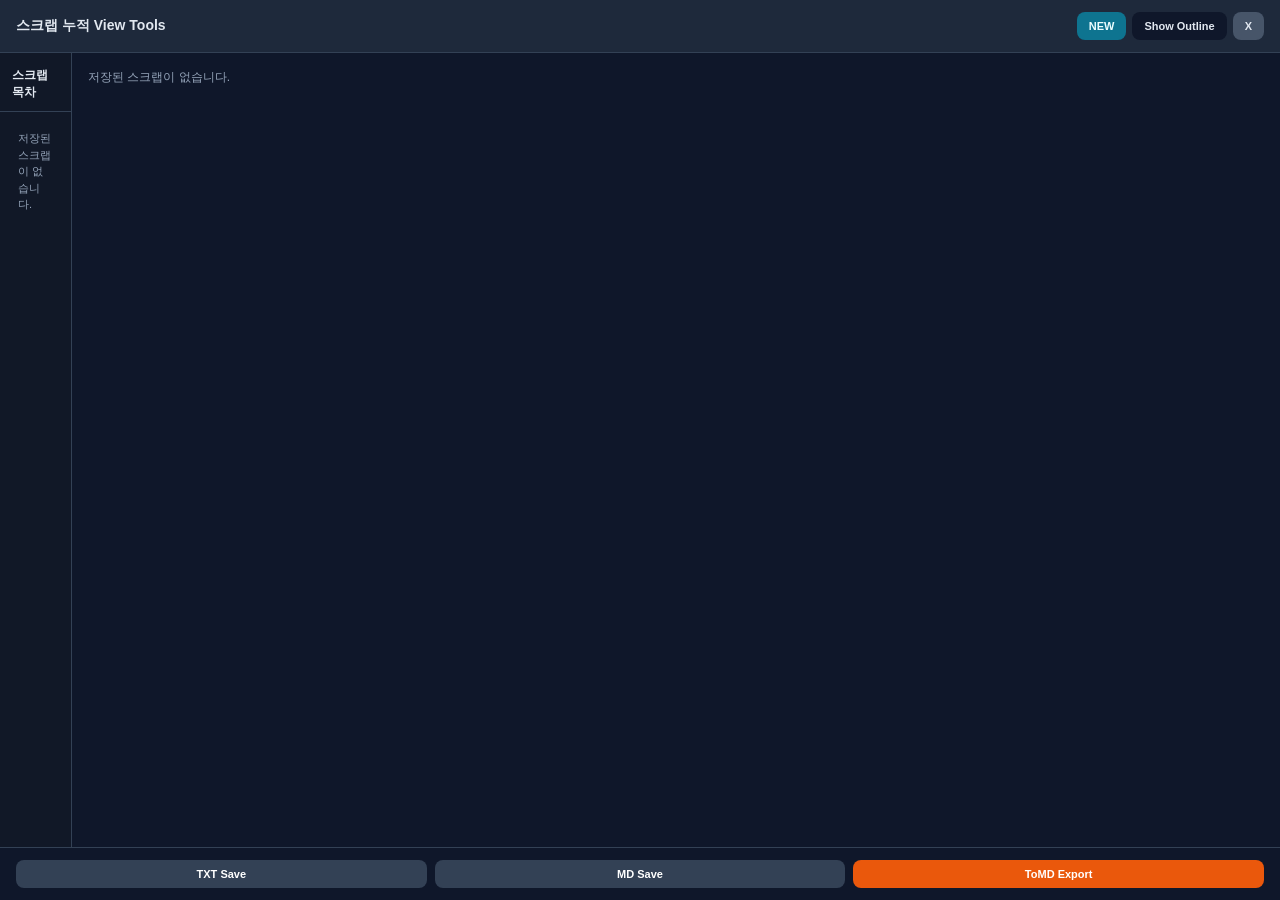
<file: vieweditor/view-accumulated.html>
﻿<!doctype html>
<html lang="ko">
<head>
  <meta charset="utf-8" />
  <meta name="viewport" content="width=device-width, initial-scale=1" />
  <title>NotebookLM- Scholar Assistant</title>
  <script src="../md_editor/lib/marked.min.js"></script>
  <style>
    * { box-sizing: border-box; }
    html, body { margin: 0; height: 100%; font-family: "Segoe UI", "Malgun Gothic", sans-serif; }
    body { background: #0f172a; color: #e2e8f0; display: flex; flex-direction: column; }
    .header { padding: 12px 16px; background: #1e293b; border-bottom: 1px solid #334155; display: flex; justify-content: space-between; align-items: center; gap: 12px; }
    .header h3 { margin: 0; font-size: 14px; }
    .header-actions { display: flex; align-items: center; gap: 8px; }
    .btn-close, .btn-save, .btn-delete, .btn-md, .btn-tomd, .btn-download, .btn-font, .btn-toggle-sidebar, .btn-new {
      padding: 8px 12px; border: none; border-radius: 8px; font-size: 11px; font-weight: 700; cursor: pointer;
    }
    .btn-new { background: #0e7490; color: #ecfeff; }
    .btn-new:hover { background: #0f766e; }
    .btn-toggle-sidebar { background: #0f172a; color: #e2e8f0; }
    .btn-toggle-sidebar:hover { background: #1d4ed8; }
    .btn-close { background: #475569; color: #e2e8f0; }
    .btn-close:hover { background: #64748b; }
    .workspace { flex: 1; min-height: 0; display: flex; overflow: hidden; }
    .sidebar { width: 72px; background: #111827; border-right: 1px solid #334155; transition: width 0.2s ease; overflow: hidden; display: flex; flex-direction: column; }
    body.sidebar-open .sidebar { width: 280px; }
    .sidebar-head { padding: 14px 12px 10px; border-bottom: 1px solid #334155; }
    .sidebar-title { font-size: 12px; font-weight: 800; }
    .sidebar-subtitle { margin-top: 4px; font-size: 10px; color: #94a3b8; display: none; }
    body.sidebar-open .sidebar-subtitle { display: block; }
    .sidebar-list { flex: 1; overflow-y: auto; padding: 10px; display: flex; flex-direction: column; gap: 8px; }
    .sidebar-empty { color: #94a3b8; font-size: 11px; line-height: 1.5; padding: 8px; }
    .sidebar-item { width: 100%; border: 1px solid #334155; background: #1e293b; color: #e2e8f0; border-radius: 10px; padding: 10px; text-align: left; cursor: pointer; display: flex; flex-direction: column; gap: 6px; }
    .sidebar-item:hover { border-color: #60a5fa; background: #243244; }
    .sidebar-item-num { font-size: 11px; font-weight: 800; color: #93c5fd; }
    .sidebar-item-preview { display: none; font-size: 11px; line-height: 1.5; color: #cbd5e1; }
    body.sidebar-open .sidebar-item-preview { display: block; }
    .content { flex: 1; padding: 16px; overflow-y: auto; min-height: 0; }
    .content-empty { color: #94a3b8; font-size: 12px; }
    .scrap-item { margin-bottom: 12px; padding: 12px; background: #1e293b; color: #e2e8f0; border-radius: 10px; border: 1px solid #334155; scroll-margin-top: 18px; }
    .scrap-item-header { display: flex; gap: 8px; justify-content: space-between; align-items: center; margin-bottom: 8px; flex-wrap: wrap; }
    .scrap-title { display: flex; align-items: center; gap: 8px; font-size: 12px; font-weight: 700; }
    .scrap-meta { color: #94a3b8; font-size: 10px; font-weight: 600; }
    .header-actions { display: flex; gap: 6px; flex-wrap: wrap; }
    .btn-save { background: #2563eb; color: #fff; }
    .btn-save:hover { background: #1d4ed8; }
    .btn-delete { background: #475569; color: #e2e8f0; }
    .btn-delete:hover { background: #dc2626; color: #fff; }
    .btn-md { background: #0ea5e9; color: #fff; }
    .btn-md:hover { background: #0284c7; }
    .btn-font { background: #334155; color: #e2e8f0; padding: 8px 10px; min-width: 40px; }
    .btn-font:hover { background: #475569; }
    .scrap-item .item-body {
      min-height: 120px;
      padding: 10px 12px;
      border: 1px solid #334155;
      border-radius: 8px;
      background: #0b1220;
      overflow: auto;
      white-space: pre-wrap;
      word-break: break-word;
      line-height: 1.7;
      font-size: 12px;
      outline: none;
    }
    .scrap-item .item-body[contenteditable="true"] { box-shadow: inset 0 0 0 1px rgba(37, 99, 235, 0.25); }
    .scrap-item .item-body.preview { background: #f8fafc; color: #0f172a; }
    .scrap-item .item-body.preview table { border-collapse: collapse; width: 100%; margin: 10px 0; }
    .scrap-item .item-body.preview th, .scrap-item .item-body.preview td { border: 1px solid #cbd5e1; padding: 6px 8px; }
    .scrap-item .item-body.preview blockquote { margin: 10px 0; padding-left: 10px; border-left: 4px solid #0ea5e9; color: #334155; }
    .footer { padding: 12px 16px; border-top: 1px solid #334155; display: flex; gap: 8px; flex-shrink: 0; }
    .footer button { flex: 1; color: #fff; }
    .btn-download { background: #334155; }
    .btn-download:hover { background: #475569; }
    .btn-tomd { background: #ea580c; }
    .btn-tomd:hover { background: #c2410c; }
    .msg-toast { position: fixed; top: 12px; left: 50%; transform: translateX(-50%); padding: 8px 16px; border-radius: 999px; font-size: 11px; font-weight: 600; z-index: 200; background: #1e293b; color: #e2e8f0; opacity: 0; pointer-events: none; transition: opacity 0.3s; }
    .msg-toast.show { opacity: 1; }
  </style>
</head>
<body>
  <div class="header">
    <h3>스크랩 누적 View Tools</h3>
    <div class="header-actions">
      <button class="btn-new" id="btnNew">NEW</button>
      <button class="btn-toggle-sidebar" id="btnToggleSidebar">목차 보기</button>
      <button class="btn-close" id="btnClose">X</button>
    </div>
  </div>
  <div class="workspace">
    <aside class="sidebar" id="accumulated-sidebar">
      <div class="sidebar-head">
        <div class="sidebar-title">스크랩 목차</div>
        <div class="sidebar-subtitle" id="sidebar-count">0개 항목</div>
      </div>
      <div class="sidebar-list" id="accumulated-outline">
        <div class="sidebar-empty">저장된 스크랩이 없습니다.</div>
      </div>
    </aside>
    <div class="content" id="accumulated-display">저장된 스크랩이 없습니다.</div>
  </div>
  <div class="footer">
    <button class="btn-download" id="btnSaveTxt">TXT Save</button>
    <button class="btn-download" id="btnSaveMd">MD Save</button>
    <button class="btn-tomd" id="btnToMD">ToMD Export</button>
  </div>
  <div id="message-box" class="msg-toast">MSG</div>
  <script src="../confirm/confirm.js"></script>
  <script src="./view-accumulated.js"></script>
</body>
</html>
</file>
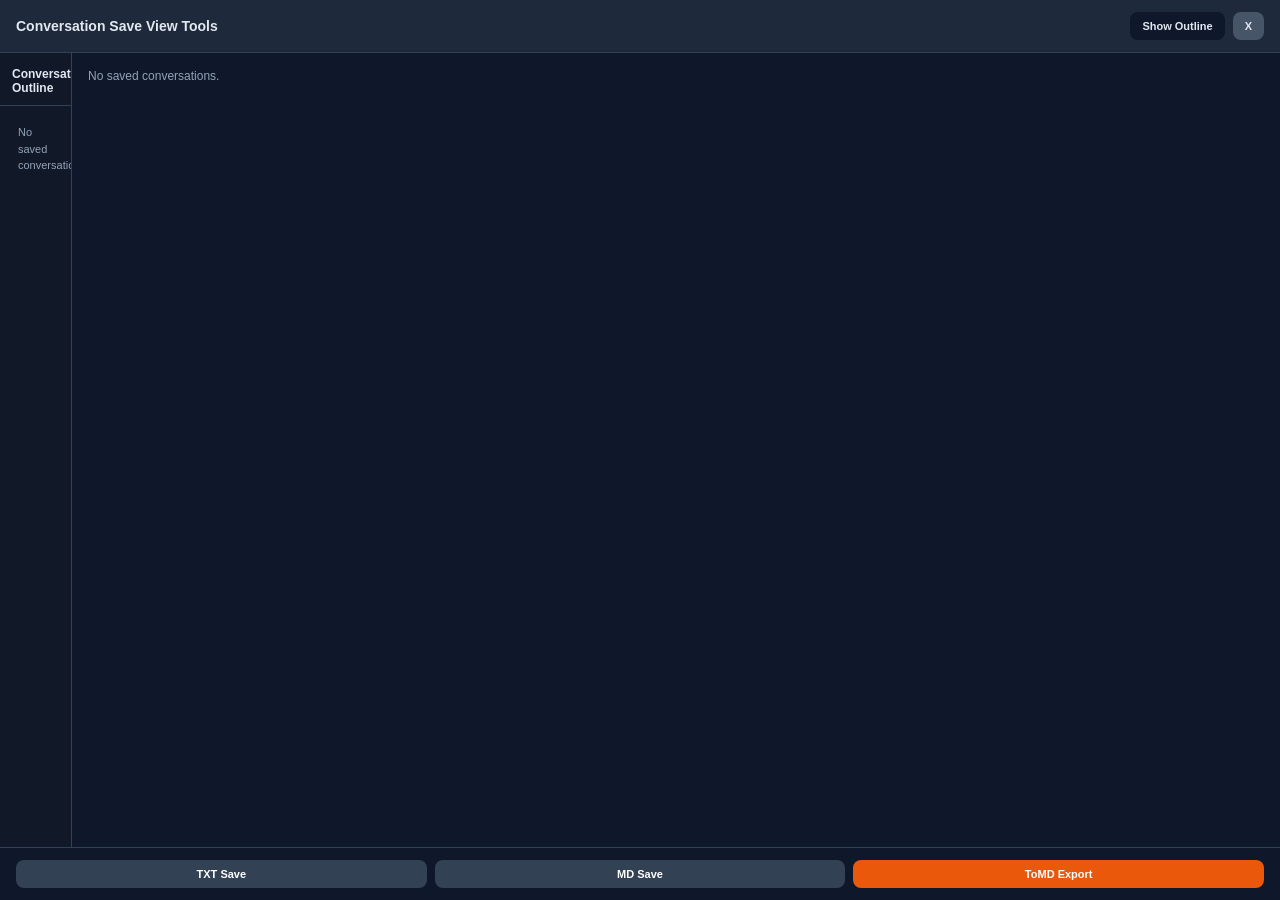
<file: vieweditor/view-conversations.html>
﻿<!doctype html>
<html lang="en">
<head>
  <meta charset="utf-8" />
  <meta name="viewport" content="width=device-width, initial-scale=1" />
  <title>NotebookLM - Conversation Save View Tools</title>
  <script src="../md_editor/lib/marked.min.js"></script>
  <style>
    * { box-sizing: border-box; }
    html, body { margin: 0; height: 100%; font-family: "Segoe UI", "Malgun Gothic", sans-serif; }
    body { background: #0f172a; color: #e2e8f0; display: flex; flex-direction: column; }
    .header { padding: 12px 16px; background: #1e293b; border-bottom: 1px solid #334155; display: flex; justify-content: space-between; align-items: center; gap: 12px; }
    .header h3 { margin: 0; font-size: 14px; }
    .header-actions { display: flex; align-items: center; gap: 8px; }
    .btn-close, .btn-save, .btn-delete, .btn-md, .btn-tomd, .btn-download, .btn-font, .btn-toggle-sidebar { padding: 8px 12px; border: none; border-radius: 8px; font-size: 11px; font-weight: 700; cursor: pointer; }
    .btn-toggle-sidebar { background: #0f172a; color: #e2e8f0; }
    .btn-toggle-sidebar:hover { background: #1d4ed8; }
    .btn-close { background: #475569; color: #e2e8f0; }
    .btn-close:hover { background: #64748b; }
    .workspace { flex: 1; min-height: 0; display: flex; overflow: hidden; }
    .sidebar { width: 72px; background: #111827; border-right: 1px solid #334155; transition: width 0.2s ease; overflow: hidden; display: flex; flex-direction: column; }
    body.sidebar-open .sidebar { width: 300px; }
    .sidebar-head { padding: 14px 12px 10px; border-bottom: 1px solid #334155; }
    .sidebar-title { font-size: 12px; font-weight: 800; }
    .sidebar-subtitle { margin-top: 4px; font-size: 10px; color: #94a3b8; display: none; }
    body.sidebar-open .sidebar-subtitle { display: block; }
    .sidebar-list { flex: 1; overflow-y: auto; padding: 10px; display: flex; flex-direction: column; gap: 8px; }
    .sidebar-empty { color: #94a3b8; font-size: 11px; line-height: 1.5; padding: 8px; }
    .sidebar-item { width: 100%; border: 1px solid #334155; background: #1e293b; color: #e2e8f0; border-radius: 10px; padding: 10px; text-align: left; cursor: pointer; display: flex; flex-direction: column; gap: 6px; }
    .sidebar-item:hover { border-color: #60a5fa; background: #243244; }
    .sidebar-item-num { font-size: 11px; font-weight: 800; color: #93c5fd; }
    .sidebar-item-preview { display: none; font-size: 11px; line-height: 1.5; color: #cbd5e1; }
    body.sidebar-open .sidebar-item-preview { display: block; }
    .content { flex: 1; padding: 16px; overflow-y: auto; min-height: 0; }
    .content-empty { color: #94a3b8; font-size: 12px; }
    .conversation-item { margin-bottom: 12px; padding: 12px; background: #1e293b; color: #e2e8f0; border-radius: 10px; border: 1px solid #334155; scroll-margin-top: 18px; }
    .conversation-item-header { display: flex; gap: 8px; justify-content: space-between; align-items: center; margin-bottom: 8px; flex-wrap: wrap; }
    .conversation-title { display: flex; flex-direction: column; gap: 4px; font-size: 12px; font-weight: 700; }
    .conversation-main-meta { display: flex; align-items: center; gap: 8px; flex-wrap: wrap; }
    .conversation-stats { color: #93c5fd; font-size: 10px; font-weight: 700; }
    .conversation-meta { color: #94a3b8; font-size: 10px; font-weight: 600; }
    .header-actions-row { display: flex; gap: 6px; flex-wrap: wrap; }
    .btn-save { background: #2563eb; color: #fff; }
    .btn-save:hover { background: #1d4ed8; }
    .btn-delete { background: #475569; color: #e2e8f0; }
    .btn-delete:hover { background: #dc2626; color: #fff; }
    .btn-md { background: #0ea5e9; color: #fff; }
    .btn-md:hover { background: #0284c7; }
    .btn-font { background: #334155; color: #e2e8f0; padding: 8px 10px; min-width: 40px; }
    .btn-font:hover { background: #475569; }
    .conversation-item .item-body { min-height: 120px; padding: 10px 12px; border: 1px solid #334155; border-radius: 8px; background: #0b1220; overflow: auto; white-space: pre-wrap; word-break: break-word; line-height: 1.7; font-size: 12px; outline: none; }
    .conversation-item .item-body[contenteditable="true"] { box-shadow: inset 0 0 0 1px rgba(37, 99, 235, 0.25); }
    .conversation-item .item-body.preview { background: #f8fafc; color: #0f172a; }
    .conversation-item .item-body.preview table { border-collapse: collapse; width: 100%; margin: 10px 0; }
    .conversation-item .item-body.preview th, .conversation-item .item-body.preview td { border: 1px solid #cbd5e1; padding: 6px 8px; }
    .conversation-item .item-body.preview blockquote { margin: 10px 0; padding-left: 10px; border-left: 4px solid #0ea5e9; color: #334155; }
    .conversation-item .item-body.conversation-view { padding: 14px; background: #08111f; white-space: normal; }
    .conversation-thread { display: flex; flex-direction: column; gap: 12px; }
    .conversation-separator { height: 1px; background: linear-gradient(90deg, transparent, #334155 18%, #475569 50%, #334155 82%, transparent); opacity: 0.9; }
    .conversation-entry { display: grid; grid-template-columns: 88px minmax(0, 1fr); gap: 12px; align-items: start; }
    .conversation-role { padding: 8px 10px; border-radius: 999px; background: #1e293b; color: #bfdbfe; text-align: center; font-size: 11px; font-weight: 800; letter-spacing: 0.02em; border: 1px solid #334155; position: sticky; top: 0; }
    .conversation-role.role-user { background: #1d4ed8; border-color: #2563eb; color: #eff6ff; }
    .conversation-role.role-assistant { background: #7c3aed; border-color: #8b5cf6; color: #f5f3ff; }
    .conversation-role.role-system { background: #0f766e; border-color: #14b8a6; color: #ecfeff; }
    .conversation-role.role-conversation { background: #334155; border-color: #475569; color: #e2e8f0; }
    .conversation-bubble { padding: 12px 14px; border-radius: 12px; border: 1px solid #1e293b; background: #0f172a; color: #e2e8f0; box-shadow: inset 0 1px 0 rgba(255, 255, 255, 0.03); }
    .conversation-bubble p { margin: 0; white-space: pre-wrap; word-break: break-word; }
    .conversation-bubble p + p { margin-top: 10px; }
    .conversation-item .item-body.conversation-view .conversation-entry:first-child .conversation-bubble { border-top-left-radius: 6px; }
    .footer { padding: 12px 16px; border-top: 1px solid #334155; display: flex; gap: 8px; flex-shrink: 0; }
    .footer button { flex: 1; color: #fff; }
    .btn-download { background: #334155; }
    .btn-download:hover { background: #475569; }
    .btn-tomd { background: #ea580c; }
    .btn-tomd:hover { background: #c2410c; }
    .msg-toast { position: fixed; top: 12px; left: 50%; transform: translateX(-50%); padding: 8px 16px; border-radius: 999px; font-size: 11px; font-weight: 600; z-index: 200; background: #1e293b; color: #e2e8f0; opacity: 0; pointer-events: none; transition: opacity 0.3s; }
    .msg-toast.show { opacity: 1; }
    @media (max-width: 720px) {
      .conversation-entry { grid-template-columns: 1fr; gap: 8px; }
      .conversation-role { position: static; justify-self: start; min-width: 88px; }
    }
  </style>
</head>
<body>
  <div class="header">
    <h3>Conversation Save View Tools</h3>
    <div class="header-actions">
      <button class="btn-toggle-sidebar" id="btnToggleSidebar">Show Outline</button>
      <button class="btn-close" id="btnClose">X</button>
    </div>
  </div>
  <div class="workspace">
    <aside class="sidebar">
      <div class="sidebar-head">
        <div class="sidebar-title">Conversation Outline</div>
        <div class="sidebar-subtitle" id="sidebar-count">0 items</div>
      </div>
      <div class="sidebar-list" id="conversation-outline">
        <div class="sidebar-empty">No saved conversations.</div>
      </div>
    </aside>
    <div class="content" id="conversation-display">No saved conversations.</div>
  </div>
  <div class="footer">
    <button class="btn-download" id="btnSaveTxt">TXT Save</button>
    <button class="btn-download" id="btnSaveMd">MD Save</button>
    <button class="btn-tomd" id="btnToMD">ToMD Export</button>
  </div>
  <div id="message-box" class="msg-toast">MSG</div>
  <script src="../confirm/confirm.js"></script>
  <script src="./view-conversations.js"></script>
</body>
</html>
</file>
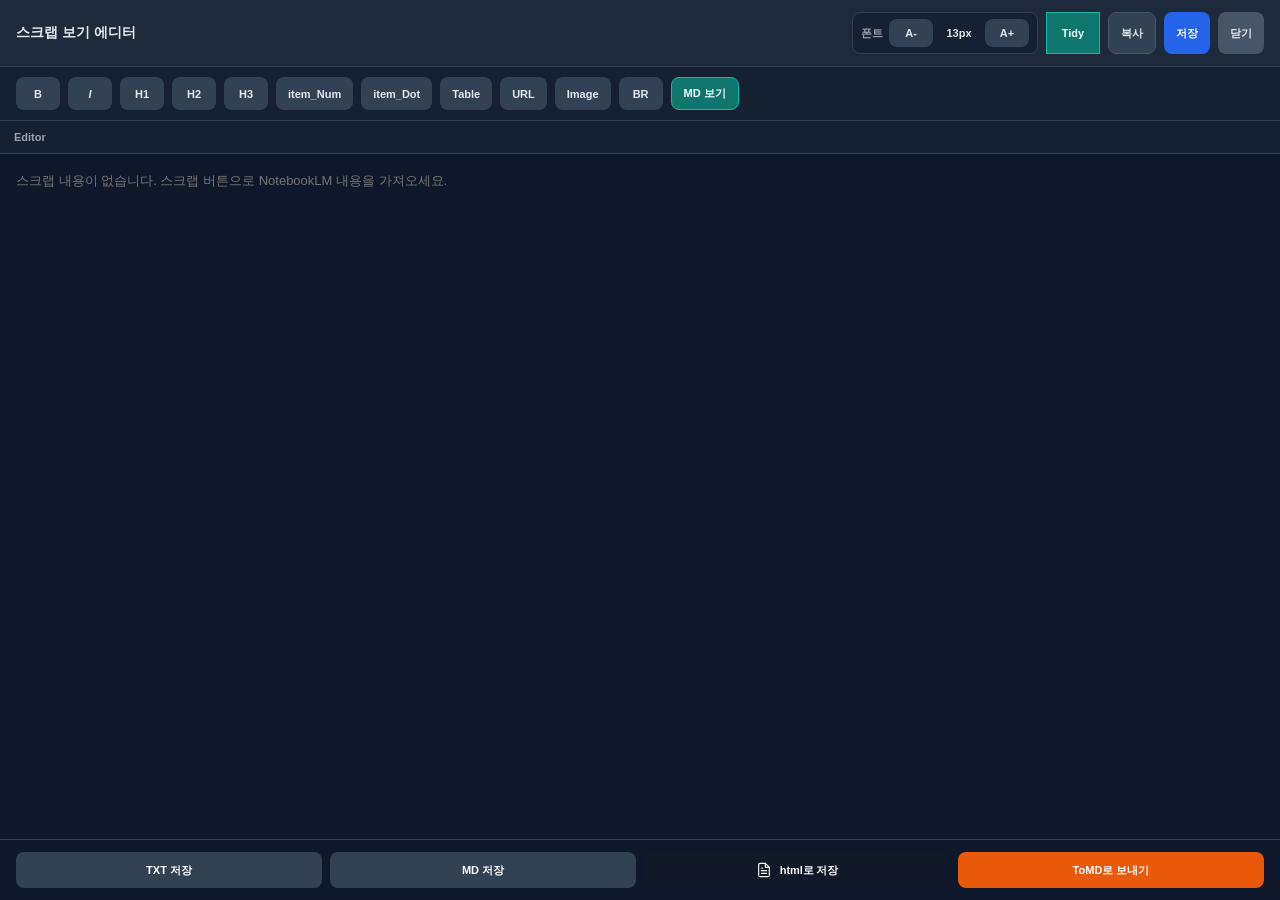
<file: vieweditor/view-scrap.html>
<!DOCTYPE html>
<html lang="ko">
<head>
    <meta charset="UTF-8">
    <meta name="viewport" content="width=device-width, initial-scale=1.0">
    <title>스크랩 보기 에디터 - Scholar Assistant</title>
    <script src="../md_editor/lib/marked.min.js"></script>
    <style>
        * { box-sizing: border-box; }
        html, body { margin: 0; height: 100%; font-family: "Segoe UI", "Malgun Gothic", sans-serif; }
        body { background: #0f172a; color: #e2e8f0; display: flex; flex-direction: column; }
        .header {
            padding: 12px 16px;
            background: #1e293b;
            border-bottom: 1px solid #334155;
            display: flex;
            justify-content: space-between;
            align-items: center;
            gap: 12px;
            flex-shrink: 0;
        }
        .header h3 { margin: 0; font-size: 14px; }
        .header-actions { display: flex; gap: 8px; }
        .font-controls {
            display: flex;
            align-items: center;
            gap: 6px;
            padding: 6px 8px;
            border-radius: 8px;
            background: #162033;
            border: 1px solid #334155;
        }
        .font-label {
            font-size: 11px;
            font-weight: 700;
            color: #94a3b8;
        }
        .font-value {
            min-width: 40px;
            text-align: center;
            font-size: 11px;
            font-weight: 700;
            color: #e2e8f0;
        }
        .btn-close, .btn-save, .btn-mode, .btn-tool, .btn-download, .btn-tomd {
            padding: 8px 12px;
            border: none;
            border-radius: 8px;
            font-weight: 600;
            font-size: 11px;
            cursor: pointer;
        }
        .btn-close { background: #475569; color: #e2e8f0; }
        .btn-close:hover { background: #64748b; }
        .btn-save { background: #2563eb; color: #fff; }
        .btn-save:hover { background: #1d4ed8; }
        .btn-auto { padding: 6px 10px; min-width: 54px; background: #334155; color: #e2e8f0; border: 1px solid #475569; font-size: 11px; font-weight: 700; }
        .btn-auto.on { background: #0f766e; border-color: #14b8a6; color: #ecfeff; }
        .btn-auto:not(.on) { opacity: 0.7; }
        .btn-copy {
            padding: 8px 12px;
            border: 1px solid #475569;
            border-radius: 8px;
            font-weight: 600;
            font-size: 11px;
            cursor: pointer;
            background: #334155;
            color: #e2e8f0;
        }
        .btn-copy:hover { background: #475569; }
        .toolbar {
            padding: 10px 16px;
            display: flex;
            gap: 8px;
            flex-wrap: wrap;
            border-bottom: 1px solid #334155;
            background: #162033;
            flex-shrink: 0;
        }
        .btn-tool {
            background: #334155;
            color: #e2e8f0;
            min-width: 44px;
        }
        .btn-tool:hover { background: #475569; }
        .content {
            --editor-width: 58%;
            flex: 1;
            min-height: 0;
            display: grid;
            grid-template-columns: minmax(320px, var(--editor-width)) 8px minmax(320px, 1fr);
            overflow: hidden;
        }
        .content.preview-hidden {
            grid-template-columns: minmax(0, 1fr);
        }
        .content.preview-hidden #previewPanel,
        .content.preview-hidden #contentSplitter {
            display: none;
        }
        .panel {
            min-height: 0;
            display: flex;
            flex-direction: column;
            min-width: 0;
            overflow: hidden;
        }
        .panel-title {
            padding: 10px 14px;
            border-bottom: 1px solid #334155;
            background: #162033;
            color: #94a3b8;
            font-size: 11px;
            font-weight: 700;
            flex-shrink: 0;
        }
        .panel-title.preview-handle {
            cursor: col-resize;
            user-select: none;
        }
        .panel-title.preview-handle:hover {
            background: #1b2a44;
            color: #cbd5e1;
        }
        .splitter {
            width: 8px;
            cursor: col-resize;
            background: #1b2435;
            border-left: 1px solid #23324b;
            border-right: 1px solid #23324b;
        }
        .splitter:hover, .splitter.dragging {
            background: #2563eb;
        }
        .scrap-edit-textarea {
            flex: 1;
            min-height: 0;
            width: 100%;
            resize: none;
            border: none;
            outline: none;
            padding: 16px;
            font-family: inherit;
            font-size: var(--editor-font-size, 13px);
            line-height: 1.7;
            background: #0f172a;
            color: #e2e8f0;
        }
        .preview-wrap {
            flex: 1;
            min-height: 0;
            overflow: auto;
            padding: 18px;
            background: #f8fafc;
            color: #0f172a;
            font-size: var(--preview-font-size, 15px);
            line-height: 1.75;
        }
        .preview-wrap h1, .preview-wrap h2, .preview-wrap h3 { margin-top: 1.3em; }
        .preview-wrap table { border-collapse: collapse; width: 100%; margin: 12px 0; }
        .preview-wrap th, .preview-wrap td { border: 1px solid #cbd5e1; padding: 6px 8px; }
        .preview-wrap blockquote {
            margin: 12px 0;
            padding: 8px 12px;
            border-left: 4px solid #2563eb;
            background: #e0e7ff;
            color: #334155;
        }
        .footer {
            padding: 12px 16px;
            border-top: 1px solid #334155;
            display: flex;
            gap: 8px;
            flex-shrink: 0;
        }
        .footer button {
            flex: 1;
            padding: 10px;
            border-radius: 8px;
            font-weight: 700;
            font-size: 11px;
            cursor: pointer;
            border: none;
        }
        .btn-download { background: #334155; color: #fff; }
        .btn-download:hover { background: #475569; }
        .btn-mode { background: #0f766e; color: #fff; }
        .btn-mode:hover { background: #115e59; }
        .btn-tomd { background: #ea580c; color: #fff; }
        .btn-tomd:hover { background: #c2410c; }
        .btn-save-memo {
            display: inline-flex;
            align-items: center;
            justify-content: center;
            gap: 8px;
            border-radius: 9999px;
            background: #111827;
            color: #f9fafb;
            border: 1px solid #9ca3af;
            font-weight: 600;
            font-size: 12px;
            letter-spacing: -0.01em;
        }
        .btn-save-memo:hover:not(:disabled) {
            background: #1f2937;
            border-color: #d1d5db;
            color: #fff;
        }
        .btn-save-memo:disabled { opacity: 0.45; cursor: not-allowed; }
        .btn-save-memo .btn-save-memo-icon { flex-shrink: 0; width: 16px; height: 16px; }
        .btn-tool-preview {
            background: #0f766e;
            color: #ecfeff;
            border: 1px solid #14b8a6;
        }
        .btn-tool-preview:hover { background: #115e59; }
        .msg-toast {
            position: fixed;
            top: 12px;
            left: 50%;
            transform: translateX(-50%);
            padding: 8px 16px;
            border-radius: 999px;
            font-size: 11px;
            font-weight: 600;
            z-index: 200;
            background: #1e293b;
            color: #e2e8f0;
            opacity: 0;
            pointer-events: none;
            transition: opacity 0.3s;
        }
        .msg-toast.show { opacity: 1; }
        @media (max-width: 900px) {
            .content {
                --editor-width: 54%;
                grid-template-columns: minmax(220px, var(--editor-width)) 6px minmax(220px, 1fr);
            }
            .splitter { width: 6px; }
        }
    </style>
</head>
<body>
    <div class="header">
        <h3>스크랩 보기 에디터</h3>
        <div class="header-actions">
            <div class="font-controls">
                <span class="font-label">폰트</span>
                <button class="btn-tool" id="btnFontDown" type="button">A-</button>
                <span class="font-value" id="fontSizeValue">13px</span>
                <button class="btn-tool" id="btnFontUp" type="button">A+</button>
            </div>
            <button class="btn-auto on" id="btnAutoHrSpace" type="button" title="구분선(----) 위에 엔터(빈 줄) 자동 삽입">Tidy</button>
            <button class="btn-copy" id="btnCopyContent" type="button" title="에디터 전체 텍스트를 클립보드에 복사">복사</button>

            <button class="btn-save" id="btnSaveInternal">저장</button>
            <button class="btn-close" id="btnClose">닫기</button>
        </div>
    </div>
    <div class="toolbar">
        <button class="btn-tool" data-action="bold"><strong>B</strong></button>
        <button class="btn-tool" data-action="italic"><em>I</em></button>
        <button class="btn-tool" data-action="h1">H1</button>
        <button class="btn-tool" data-action="h2">H2</button>
        <button class="btn-tool" data-action="h3">H3</button>
        <button class="btn-tool" data-action="olist">item_Num</button>
        <button class="btn-tool" data-action="ulist">item_Dot</button>
        <button class="btn-tool" data-action="table">Table</button>
        <button class="btn-tool" data-action="link">URL</button>
        <button class="btn-tool" data-action="image">Image</button>
        <button class="btn-tool" data-action="br">BR</button>
        <button class="btn-tool btn-tool-preview" id="btnTogglePreview" type="button" title="Markdown 미리보기">MD 보기</button>
    </div>
    <div class="content preview-hidden" id="contentLayout">
        <section class="panel">
            <div class="panel-title">Editor</div>
            <textarea id="scrapEditArea" class="scrap-edit-textarea" placeholder="스크랩 내용이 없습니다. 스크랩 버튼으로 NotebookLM 내용을 가져오세요."></textarea>
        </section>
        <div class="splitter" id="contentSplitter" aria-hidden="true"></div>
        <section class="panel" id="previewPanel">
            <div class="panel-title preview-handle" id="previewTitle">MD 보기 크기 조절</div>
            <div id="previewArea" class="preview-wrap"></div>
        </section>
    </div>
    <div class="footer">
        <button class="btn-download" id="btnSaveTxt">TXT 저장</button>
        <button class="btn-download" id="btnSaveMd">MD 저장</button>
        <button class="btn-save-memo" id="btnSaveHtml" type="button" title="Markdown 미리보기와 동일하게 렌더링된 내용을 HTML 파일로 저장합니다">
            <svg class="btn-save-memo-icon" viewBox="0 0 24 24" fill="none" stroke="currentColor" stroke-width="1.75" stroke-linecap="round" stroke-linejoin="round" aria-hidden="true">
                <path d="M14 2H6a2 2 0 00-2 2v16a2 2 0 002 2h12a2 2 0 002-2V8z" />
                <path d="M14 2v6h6M16 13H8M16 17H8M10 9H8" />
            </svg>
            html로 저장
        </button>
        <button class="btn-tomd" id="btnToMD">ToMD로 보내기</button>
    </div>
    <div id="message-box" class="msg-toast">메시지</div>
    <script src="../confirm/confirm.js"></script>
    <script src="../md_editor/special_ruls.js"></script>
<script src="./view-scrap.js"></script>
</body>
</html>
</file>
<file: md_editor/style.css>
:root {
  color-scheme: light;
  --bg: #eef2ff;
  --bg-2: #f8fafc;
  --panel: rgba(255, 255, 255, 0.9);
  --panel-border: rgba(99, 102, 241, 0.14);
  --text: #0f172a;
  --muted: #475569;
  --accent: #4f46e5;
  --shadow: 0 24px 60px rgba(15, 23, 42, 0.12);
  --editor-font-size: 14px;
  --preview-font-size: 14px;
}

* { box-sizing: border-box; }
html, body { height: 100%; }

body {
  margin: 0;
  font-family: "Segoe UI", "Malgun Gothic", sans-serif;
  color: var(--text);
  background:
    radial-gradient(circle at top left, rgba(79, 70, 229, 0.16), transparent 28%),
    radial-gradient(circle at right top, rgba(14, 165, 233, 0.14), transparent 22%),
    linear-gradient(180deg, var(--bg), var(--bg-2));
}

button, textarea { font: inherit; }

button {
  border: 0;
  border-radius: 12px;
  padding: 0.6rem 0.82rem;
  cursor: pointer;
  transition: transform 0.16s ease, box-shadow 0.16s ease, background 0.16s ease, color 0.16s ease;
}

button:hover { transform: translateY(-1px); }
button:active { transform: translateY(0); }

.app-shell {
  height: 100%;
  display: flex;
  flex-direction: column;
  padding: 18px;
  gap: 14px;
}

.topbar, .toolbar, .panel {
  background: var(--panel);
  border: 1px solid var(--panel-border);
  box-shadow: var(--shadow);
  backdrop-filter: blur(10px);
}

.topbar {
  border-radius: 20px;
  padding: 18px 20px;
  display: flex;
  justify-content: space-between;
  gap: 16px;
  align-items: center;
}

.topbar h1 { margin: 0; font-size: 1.5rem; }
.topbar p { margin: 4px 0 0; color: var(--muted); }
.eyebrow { color: var(--accent); font-size: 0.82rem; font-weight: 700; letter-spacing: 0.08em; text-transform: uppercase; }
.topbar-actions { display: flex; gap: 8px; flex-wrap: wrap; }
.topbar-actions button {
  padding: 0.48rem 0.72rem;
  border-radius: 10px;
  font-size: 0.82rem;
  line-height: 1.1;
}
.icon-btn {
  width: 36px;
  min-width: 36px;
  padding: 0.4rem 0;
  text-align: center;
  font-size: 0.92rem;
  font-weight: 800;
}
.ghost { background: rgba(255,255,255,0.65); color: var(--text); border: 1px solid rgba(148, 163, 184, 0.3); }
.primary { background: linear-gradient(135deg, var(--accent), #6366f1); color: white; box-shadow: 0 10px 24px rgba(79, 70, 229, 0.28); }

.toolbar {
  border-radius: 18px;
  padding: 8px;
  display: flex;
  gap: 6px;
  flex-wrap: wrap;
  align-items: center;
}

.toolbar button {
  background: rgba(255,255,255,0.8);
  border: 1px solid rgba(148, 163, 184, 0.3);
  color: var(--text);
  padding: 0.42rem 0.62rem;
  border-radius: 9px;
  font-size: 0.82rem;
  min-height: 34px;
}

.workspace {
  min-height: 0;
  flex: 1;
  display: grid;
  grid-template-columns: 300px 1.1fr 0.9fr;
  gap: 14px;
}

.panel {
  min-height: 0;
  border-radius: 20px;
  overflow: hidden;
  display: flex;
  flex-direction: column;
}

.panel-title {
  padding: 14px 16px;
  font-size: 0.82rem;
  font-weight: 700;
  color: var(--muted);
  border-bottom: 1px solid rgba(148, 163, 184, 0.18);
  background: rgba(255,255,255,0.55);
}

#editor {
  flex: 1;
  width: 100%;
  resize: none;
  border: 0;
  outline: none;
  padding: 18px;
  background: rgba(15, 23, 42, 0.97);
  color: #e2e8f0;
  line-height: 1.7;
  font-size: var(--editor-font-size);
}

.preview {
  flex: 1;
  overflow: auto;
  padding: 18px 20px 18px;
  background: rgba(248, 250, 252, 0.92);
  color: var(--text);
  line-height: 1.75;
  font-size: var(--preview-font-size);
}

.preview :is(h1, h2, h3) { margin-top: 1.4em; margin-bottom: 0.6em; }
.preview table { border-collapse: collapse; width: 100%; margin: 1rem 0; }
.preview th, .preview td { border: 1px solid #cbd5e1; padding: 0.55rem 0.7rem; }
.preview a { color: #1d4ed8; text-decoration: underline; }
.preview sup.fn-ref { font-size: 0.8em; vertical-align: super; }
.preview .footnotes { margin-top: 1.2rem; }
.preview .footnotes ol { padding-left: 1.2rem; }
.preview .footnotes li { margin: 0.35rem 0; }
.preview .fn-backref { margin-left: 0.4rem; }
.preview blockquote {
  margin: 1rem 0;
  padding: 0.5rem 0.9rem;
  border-left: 4px solid var(--accent);
  background: #eef2ff;
  color: #334155;
}

.preview-footer {
  padding: 12px 16px 16px;
  background: rgba(255,255,255,0.7);
  border-top: 1px solid rgba(148, 163, 184, 0.18);
}

.preview-footer button { width: 100%; }

.preview-hidden .preview-panel { display: none; }
.preview-hidden .workspace { grid-template-columns: 300px 1fr; }
body.toolbar-collapsed .toolbar { display: none; }
body.sidebar-collapsed .sidebar-panel { display: none; }
body.sidebar-collapsed .workspace { grid-template-columns: 1.1fr 0.9fr; }
body.sidebar-collapsed.preview-hidden .workspace { grid-template-columns: 1fr; }

.hidden { display: none !important; }

.profile-modal {
  position: fixed;
  inset: 0;
  background: rgba(15, 23, 42, 0.45);
  display: flex;
  align-items: center;
  justify-content: center;
  z-index: 50;
}

.profile-modal-card {
  width: min(92vw, 380px);
  background: #fff;
  border: 1px solid rgba(148, 163, 184, 0.35);
  border-radius: 14px;
  padding: 14px;
  display: flex;
  flex-direction: column;
  gap: 10px;
}

.profile-modal-card h3 {
  margin: 0 0 4px;
  font-size: 0.95rem;
}

.profile-modal-card label {
  display: flex;
  flex-direction: column;
  gap: 4px;
  font-size: 0.8rem;
  color: #334155;
}

.profile-modal-card input {
  border: 1px solid #cbd5e1;
  border-radius: 8px;
  padding: 7px 9px;
  font-size: 0.85rem;
}

.profile-modal-actions {
  display: flex;
  justify-content: flex-end;
  gap: 8px;
  margin-top: 4px;
}

.sidebar-panel {
  padding: 10px;
  overflow: hidden;
}

.sidebar-tabs {
  display: grid;
  grid-template-columns: 1fr 1fr;
  gap: 8px;
  margin-bottom: 10px;
}

.tab-btn {
  background: rgba(255,255,255,0.75);
  border: 1px solid rgba(148, 163, 184, 0.35);
  color: var(--text);
  padding: 0.5rem 0.7rem;
  border-radius: 10px;
  font-size: 0.82rem;
  font-weight: 700;
}

.tab-btn.active {
  background: linear-gradient(135deg, var(--accent), #6366f1);
  color: #fff;
  border-color: transparent;
}

.sidebar-body {
  min-height: 0;
  height: 100%;
  display: flex;
  flex-direction: column;
  gap: 8px;
}

.sidebar-caption {
  color: var(--muted);
  font-size: 0.78rem;
  font-weight: 700;
}

.tree-list {
  flex: 1;
  min-height: 0;
  overflow: auto;
  padding-right: 2px;
}

.folder-block {
  margin-bottom: 8px;
}

.folder-row {
  width: 100%;
  display: flex;
  align-items: center;
  justify-content: space-between;
  gap: 8px;
  padding: 7px 9px;
  background: rgba(255,255,255,0.72);
  border: 1px solid rgba(148, 163, 184, 0.35);
  border-radius: 10px;
}

.folder-row.active {
  border-color: #6366f1;
  box-shadow: inset 0 0 0 1px #6366f1;
}

.folder-name-btn {
  flex: 1;
  border: 0;
  border-radius: 0;
  padding: 0;
  background: transparent;
  text-align: left;
  font-size: 0.82rem;
  font-weight: 700;
  color: #1f2937;
}

.folder-tools {
  display: flex;
  gap: 4px;
}

.mini-btn {
  border: 1px solid rgba(148, 163, 184, 0.4);
  background: #fff;
  color: #334155;
  border-radius: 8px;
  padding: 0.22rem 0.45rem;
  font-size: 0.72rem;
  font-weight: 700;
}

.doc-list {
  margin-top: 6px;
  margin-left: 10px;
  display: flex;
  flex-direction: column;
  gap: 4px;
}

.doc-row {
  width: 100%;
  display: grid;
  grid-template-columns: auto 1fr auto auto;
  align-items: center;
  gap: 6px;
  padding: 6px 8px;
  border-radius: 9px;
  border: 1px solid rgba(148, 163, 184, 0.28);
  background: rgba(248, 250, 252, 0.85);
}

.doc-row.active {
  border-color: #4f46e5;
  background: #eef2ff;
}

.doc-row input[type="checkbox"] {
  margin: 0;
  width: 14px;
  height: 14px;
}

.doc-title-btn {
  border: 0;
  border-radius: 0;
  padding: 0;
  background: transparent;
  text-align: left;
  font-size: 0.79rem;
  color: #0f172a;
  white-space: nowrap;
  overflow: hidden;
  text-overflow: ellipsis;
}

.toc-item {
  width: 100%;
  text-align: left;
  border: 0;
  border-radius: 8px;
  padding: 6px 8px;
  background: rgba(255,255,255,0.68);
  border: 1px solid rgba(148, 163, 184, 0.28);
  color: #1f2937;
  font-size: 0.78rem;
}

.toc-empty {
  color: var(--muted);
  font-size: 0.8rem;
  padding: 8px 2px;
}

@media (max-width: 900px) {
  .workspace { grid-template-columns: 1fr; }
  .preview-hidden .workspace { grid-template-columns: 1fr; }
  .sidebar-panel { max-height: 260px; }
}
</file>
<file: popup.css>
/* Base Layout */
* {
            box-sizing: border-box;
        }

        html {
            font-size: clamp(11px, 1.8vw + 6px, 16px);
            width: 100%;
            height: 100%;
            overflow: hidden;
        }

        body {
            margin: 0;
            font-family: 'Segoe UI', 'Malgun Gothic', sans-serif;
            font-size: 1rem;
            min-width: 320px;
            min-height: 400px;
            width: 100%;
            height: 100%;
            overflow: hidden;
            transition: background 0.3s, color 0.3s;
        }

        body[data-theme="dark"] {
            color: #e2e8f0;
            background: #0f172a;
        }

        body[data-theme="light"] {
            color: #1f2937;
            background: #f9fafb;
        }

        /* Popup Structure */
.popup-container {
            display: flex;
            flex-direction: column;
            height: 100%;
            min-width: 0;
            min-height: 0;
        }

        .header {
            padding: 0.75rem 1rem;
            display: flex;
            align-items: center;
            justify-content: space-between;
            gap: 0.6rem;
            transition: background 0.3s, border-color 0.3s;
            flex-shrink: 0;
            min-height: 2.75rem;
            overflow: visible;
        }

        body[data-theme="dark"] .header {
            background: #1e293b;
            border-bottom: 1px solid #334155;
        }

        body[data-theme="light"] .header {
            background: #fff;
            border-bottom: 1px solid #e5e7eb;
        }

        .header-left {
            display: flex;
            align-items: center;
            gap: 0.6rem;
        }

        .header-right {
            display: flex;
            align-items: center;
            gap: 0.5rem;
            flex-shrink: 0;
            position: relative;
            z-index: 10;
        }

        .left-panel-rail {
            display: none;
            flex-direction: column;
            gap: 6px;
            align-items: center;
            width: 100%;
        }

        .rail-btn {
            width: 28px;
            min-height: 26px;
            padding: 1px;
            border: none;
            border-radius: 5px;
            font-size: 10px;
            font-weight: 800;
            cursor: pointer;
            line-height: 1.05;
            font-family: inherit;
            transition: filter 0.12s, transform 0.08s;
        }

        .rail-btn:hover {
            filter: brightness(1.12);
        }

        .rail-btn:active {
            transform: scale(0.94);
        }

        .rail-btn-slide {
            background: #ea580c;
            color: #fff;
        }

        .rail-btn-explore {
            background: #7c3aed;
            color: #fff;
        }

        .rail-btn-theme {
            background: #0ea5e9;
            color: #fff;
        }

        .rail-btn-io {
            background: #334155;
            color: #e2e8f0;
            font-size: 11px;
            font-weight: 700;
        }

        .left-panel-io-row {
            display: flex;
            gap: 6px;
            align-items: center;
        }

        .btn-io-sidebar {
            padding: 4px 8px;
            font-size: 10px;
            font-weight: 700;
            border-radius: 6px;
            border: 1px solid #475569;
            background: #334155;
            color: #e2e8f0;
            cursor: pointer;
            font-family: inherit;
        }

        .btn-io-sidebar:hover {
            filter: brightness(1.12);
        }

        .rail-btn-tight {
            font-size: 8px;
            font-weight: 800;
        }

        /* NotebookLM 사이드바 iframe 폭에 맞춤(고정 px 제거) */
        html.popup-sidebar-compact {
            width: 100%;
            max-width: 100%;
        }

        body.popup-sidebar-compact {
            width: 100%;
            max-width: 100%;
            overflow-x: hidden;
        }

        body.popup-sidebar-compact .popup-container {
            max-width: 100%;
        }

        body.popup-sidebar-compact .main {
            --left-panel-width: 34px;
        }

        body.popup-sidebar-compact .left-panel {
            width: 34px !important;
            flex: 0 0 34px !important;
            min-width: 34px !important;
            max-width: 34px !important;
            padding: 4px 2px;
            overflow-y: auto;
            overflow-x: hidden;
        }

        body.popup-sidebar-compact .left-panel-full {
            display: none !important;
        }

        body.popup-sidebar-compact .left-panel-rail {
            display: flex;
        }

        body.popup-sidebar-compact .panel-splitter {
            display: none;
        }

        body.popup-sidebar-compact .right-panel {
            flex: 1;
            min-width: 0;
            padding: 0.6rem 0.5rem;
        }

        body.popup-sidebar-compact .header {
            padding: 0.55rem 0.65rem;
            gap: 0.35rem;
        }

        body.popup-sidebar-compact .header h1 {
            font-size: 0.92rem !important;
        }

        body.popup-sidebar-compact .header-sub {
            font-size: 0.58rem;
        }

        body.popup-sidebar-compact .header-right {
            gap: 0.35rem;
            flex-wrap: wrap;
            justify-content: flex-end;
        }

        body.popup-sidebar-compact .header-right label span:last-child {
            display: none;
        }

        body.popup-sidebar-compact .btn-prompts {
            padding: 0.3rem 0.45rem;
            font-size: 0.65rem;
        }

        body.popup-sidebar-compact .btn-settings-icon {
            width: 1.85rem;
            height: 1.85rem;
            min-width: 1.85rem;
            padding: 0;
        }

        body.popup-sidebar-compact .btn-settings-icon-svg {
            width: 16px;
            height: 16px;
        }

        body.popup-sidebar-compact .theme-toggle #themeLabel {
            display: none;
        }

        body.popup-sidebar-compact .theme-toggle {
            padding: 0.35rem 0.45rem;
        }

        body.popup-sidebar-compact #promptInput {
            min-height: 120px;
            max-height: min(55vh, 420px);
            resize: vertical;
        }

        body.popup-sidebar-compact .btn-execute,
        body.popup-sidebar-compact .btn-clear-input,
        body.popup-sidebar-compact .btn-scrap {
            padding: 0.5rem;
            font-size: 0.78rem;
            margin-top: 0.35rem;
        }

        body.popup-sidebar-compact .btn-grid {
            margin-top: 0.5rem;
            gap: 0.35rem;
        }

        body.popup-sidebar-compact .section-title {
            font-size: 0.75rem;
            margin-top: 8px;
            margin-bottom: 0.35rem;
        }

        .header-icon {
            width: 2.2rem;
            height: 2.2rem;
            min-width: 2.2rem;
            background: #2563eb;
            border-radius: 0.5rem;
            display: flex;
            align-items: center;
            justify-content: center;
            color: #fff;
            font-weight: bold;
            font-size: 1rem;
        }

        .header h1 {
            margin: 0;
            font-size: 1.1rem;
            font-weight: 700;
        }

        .header-sub {
            font-size: 0.65rem;
            text-transform: uppercase;
            letter-spacing: 0.05em;
        }

        body[data-theme="dark"] .header-sub {
            color: #94a3b8;
        }

        body[data-theme="light"] .header-sub {
            color: #6b7280;
        }

        .theme-toggle {
            padding: 0.4rem 0.6rem;
            border-radius: 0.5rem;
            font-size: 0.7rem;
            font-weight: 600;
            cursor: pointer;
            border: none;
            display: flex;
            align-items: center;
            gap: 0.35rem;
            transition: all 0.2s;
        }

        body[data-theme="dark"] .theme-toggle {
            background: #334155;
            color: #94a3b8;
        }

        body[data-theme="dark"] .theme-toggle:hover {
            background: #475569;
            color: #e2e8f0;
        }

        body[data-theme="light"] .theme-toggle {
            background: #e5e7eb;
            color: #4b5563;
        }

        body[data-theme="light"] .theme-toggle:hover {
            background: #d1d5db;
        }

        .btn-prompts {
            padding: 0.4rem 0.6rem;
            border-radius: 0.5rem;
            font-size: 0.7rem;
            font-weight: 600;
            cursor: pointer;
            border: none;
            position: relative;
            z-index: 1;
        }

        body[data-theme="dark"] .btn-prompts {
            background: #334155;
            color: #94a3b8;
        }

        body[data-theme="dark"] .btn-prompts:hover {
            background: #475569;
            color: #e2e8f0;
        }

        body[data-theme="light"] .btn-prompts {
            background: #e5e7eb;
            color: #4b5563;
        }

        body[data-theme="light"] .btn-prompts:hover {
            background: #d1d5db;
        }

        .sidebar-theme-mini {
            padding: 0.22rem 0.45rem;
            border-radius: 0.4rem;
            font-size: 0.62rem;
            font-weight: 700;
            cursor: pointer;
            border: none;
            line-height: 1.2;
            min-width: 44px;
        }

        body[data-theme="dark"] .sidebar-theme-mini {
            background: #334155;
            color: #cbd5e1;
        }

        body[data-theme="dark"] .sidebar-theme-mini:hover {
            background: #475569;
            color: #f1f5f9;
        }

        body[data-theme="light"] .sidebar-theme-mini {
            background: #e5e7eb;
            color: #4b5563;
        }

        body[data-theme="light"] .sidebar-theme-mini:hover {
            background: #d1d5db;
            color: #1f2937;
        }

        /* 설정: 톱니 아이콘 — flex로 아이콘 중앙 정렬 */
        .btn-settings-icon {
            display: flex;
            align-items: center;
            justify-content: center;
            width: 2.15rem;
            height: 2.15rem;
            min-width: 2.15rem;
            padding: 0;
            flex-shrink: 0;
        }

        .btn-settings-icon-svg {
            display: block;
            flex-shrink: 0;
        }

        .main {
            display: flex;
            flex: 1;
            overflow: hidden;
            min-width: 0;
            min-height: 0;
            --left-panel-width: 70%;
        }

        .left-panel {
            width: var(--left-panel-width, 70%);
            flex: 0 0 var(--left-panel-width, 70%);
            min-width: 0;
            min-height: 0;
            flex-shrink: 0;
            overflow-y: auto;
            padding: 0.75rem;
            transition: background 0.3s, border-color 0.3s;
        }

        .left-panel-full {
            min-width: 0;
        }

        body[data-theme="dark"] .left-panel {
            background: #1e293b;
            border-right: none;
        }

        body[data-theme="light"] .left-panel {
            background: #fff;
            border-right: none;
        }

        .panel-splitter {
            width: 6px;
            flex-shrink: 0;
            cursor: col-resize;
            background: transparent;
            transition: background 0.15s;
        }

        body[data-theme="dark"] .panel-splitter:hover {
            background: #475569;
        }

        body[data-theme="light"] .panel-splitter:hover {
            background: #d1d5db;
        }

        /* Right Panel */
.right-panel {
            flex: 1;
            display: flex;
            flex-direction: column;
            padding: 0.75rem;
            overflow-x: hidden;
            overflow-y: auto;
            min-width: 0;
            min-height: 0;
            transition: background 0.3s;
        }

        body[data-theme="dark"] .right-panel {
            background: #0f172a;
            color: #e2e8f0;
        }

        body[data-theme="light"] .right-panel {
            background: #f3f4f6;
            color: #1f2937;
        }

        /* Section Headers */
.section-title {
            font-size: 0.9rem;
            font-weight: 700;
            text-transform: uppercase;
            margin-bottom: 0.5rem;
            padding: 0.25rem 0.5rem;
            border-radius: 0.25rem;
        }

        body[data-theme="dark"] .section-title.blue {
            background: #1e3a5f;
            color: #60a5fa;
        }

        body[data-theme="light"] .section-title.blue {
            background: #dbeafe;
            color: #1d4ed8;
        }

        body[data-theme="dark"] .section-title.purple {
            background: #312e81;
            color: #a78bfa;
        }

        body[data-theme="light"] .section-title.purple {
            background: #ede9fe;
            color: #5b21b6;
        }

        /* Action Buttons */
.btn-step {
            width: 100%;
            padding: 0.5rem 0.6rem;
            margin-bottom: 0.4rem;
            border: none;
            border-radius: 0.5rem;
            font-size: 0.95rem;
            font-weight: 600;
            cursor: pointer;
            text-align: left;
            transition: background 0.15s;
        }

        body[data-theme="dark"] .btn-step {
            background: #334155;
            color: #e2e8f0;
        }

        body[data-theme="dark"] .btn-step:hover {
            background: #475569;
        }

        body[data-theme="dark"] .btn-step.blue:hover {
            background: #1e3a5f;
            color: #60a5fa;
        }

        body[data-theme="light"] .btn-step {
            background: #f3f4f6;
            color: #374151;
        }

        body[data-theme="light"] .btn-step:hover {
            background: #e5e7eb;
        }

        body[data-theme="light"] .btn-step.blue:hover {
            background: #dbeafe;
            color: #1d4ed8;
        }

        /* Prompt Number Inputs */
.input-row {
            display: flex;
            gap: 0.75rem;
            align-items: center;
            margin-bottom: 0.5rem;
            flex-wrap: wrap;
        }

        .input-row .num-group {
            display: flex;
            align-items: center;
            gap: 0.5rem;
        }

        .input-row .num-group span {
            min-width: 2.2rem;
        }

        .input-row .num-group+.num-group {
            margin-left: 0.5rem;
        }

        .input-row input {
            width: 3.5rem;
            min-width: 3.5rem;
            padding: 0.4rem 0.5rem;
            border-radius: 0.35rem;
            text-align: center;
            font-size: 1.05rem;
            font-weight: 600;
        }

        body[data-theme="dark"] .input-row input {
            background: #0f172a;
            border: 1px solid #475569;
            color: #e2e8f0;
        }

        body[data-theme="light"] .input-row input {
            background: #fff;
            border: 1px solid #d1d5db;
            color: #1f2937;
        }

        .btn-range {
            width: 1.5rem;
            height: 1.5rem;
            padding: 0;
            border-radius: 0.25rem;
            font-size: 0.9rem;
            font-weight: 700;
            line-height: 1;
            cursor: pointer;
            border: none;
            display: flex;
            align-items: center;
            justify-content: center;
        }

        body[data-theme="dark"] .btn-range {
            background: #1e3a5f;
            color: #60a5fa;
        }

        body[data-theme="dark"] .btn-range:hover {
            background: #2563eb;
            color: #fff;
        }

        body[data-theme="light"] .btn-range {
            background: #dbeafe;
            color: #1d4ed8;
        }

        body[data-theme="light"] .btn-range:hover {
            background: #2563eb;
            color: #fff;
        }

        .prompt-label {
            font-size: 0.65rem;
            font-weight: 600;
            text-transform: uppercase;
            margin-bottom: 0.4rem;
        }

        body[data-theme="dark"] .prompt-label {
            color: #94a3b8;
        }

        body[data-theme="light"] .prompt-label {
            color: #6b7280;
        }
          /* prompt textarea   */
        textarea {
            width: 100%;
            min-height: 9rem;
            padding: 0.6rem;
            border-radius: 0.5rem;
            font-size: 0.8rem;
            resize: vertical;
            outline: none;
            font-family: inherit;
        }

        body[data-theme="dark"] textarea {
            background: #1e293b;
            border: 1px solid #475569;
            color: #e2e8f0;
        }

        body[data-theme="dark"] textarea:focus {
            border-color: #60a5fa;
        }

        body[data-theme="light"] textarea {
            background: #fff;
            border: 1px solid #d1d5db;
            color: #1f2937;
        }

body[data-theme="light"] textarea:focus {
    border-color: #2563eb;
}

/* Main prompt input: make the initial editor area taller for easier review */
#promptInput {
    min-height: clamp(180px, 34vh, 260px);
    resize: vertical;
    max-height: min(48vh, 420px);
}

.btn-execute {
            width: 100%;
            padding: 0.65rem;
            margin-top: 0.5rem;
            border-radius: 0.5rem;
            font-weight: 700;
            font-size: 0.85rem;
            cursor: pointer;
            box-shadow: 0 2px 0 rgba(0, 0, 0, 0.2);
            transition: all 0.1s;
        }

        body[data-theme="dark"] .btn-execute {
            background: #e2e8f0;
            color: #0f172a;
            border: 1px solid #64748b;
        }

        body[data-theme="light"] .btn-execute {
            background: #fff;
            color: #000;
            border: 1px solid #e5e7eb;
        }

        .btn-execute:active {
            box-shadow: 0 0 0;
            transform: translateY(2px);
        }

        .btn-clear-input {
            width: 100%;
            padding: 0.65rem;
            margin-top: 0.4rem;
            background: #16a34a;
            color: #fff;
            border: none;
            border-radius: 0.5rem;
            font-weight: 700;
            font-size: 0.85rem;
            cursor: pointer;
            transition: background 0.15s;
        }

        .btn-clear-input:hover {
            background: #15803d;
        }

        .btn-scrap {
            width: 100%;
            padding: 0.65rem;
            margin-top: 0.4rem;
            background: #2563eb;
            color: #fff;
            border: none;
            border-radius: 0.5rem;
            font-weight: 700;
            font-size: 0.85rem;
            cursor: pointer;
            transition: background 0.15s;
        }

        .btn-scrap:hover {
            background: #1d4ed8;
        }

        .btn-grid {
            display: grid;
            grid-template-columns: 1fr 1fr;
            gap: 0.5rem;
            margin-top: 0.75rem;
        }

        .btn-action {
            padding: 0.5rem;
            border-radius: 0.4rem;
            font-size: 0.7rem;
            font-weight: 600;
            cursor: pointer;
            transition: background 0.15s;
        }

        body[data-theme="dark"] .btn-action {
            border: 1px solid #475569;
            background: #1e293b;
            color: #e2e8f0;
        }

        body[data-theme="dark"] .btn-action:hover {
            background: #334155;
        }

        body[data-theme="light"] .btn-action {
            border: 1px solid #d1d5db;
            background: #fff;
            color: #374151;
        }

        body[data-theme="light"] .btn-action:hover {
            background: #f3f4f6;
        }

        .btn-action.orange {
            color: #fb923c !important;
        }

        .btn-footer {
            display: grid;
            grid-template-columns: 1fr 1fr 1fr;
            gap: 0.4rem;
            margin-top: 0.75rem;
            padding-top: 0.75rem;
            transition: border-color 0.3s;
        }

        body[data-theme="dark"] .btn-footer {
            border-top: 1px solid #334155;
        }

        body[data-theme="light"] .btn-footer {
            border-top: 1px solid #e5e7eb;
        }

        .btn-save {
            background: rgba(37, 99, 235, 0.2);
            color: #60a5fa;
            border: 1px solid rgba(37, 99, 235, 0.5) !important;
        }

        .btn-save:hover {
            background: rgba(37, 99, 235, 0.3) !important;
        }

        .modal-overlay {
            display: none;
            position: fixed;
            inset: 0;
            background: rgba(0, 0, 0, 0.7);
            z-index: 100;
            align-items: center;
            justify-content: center;
            padding: 16px;
        }

        .modal-overlay.show {
            display: flex;
        }

        /* Modals */
.modal {
            border-radius: 12px;
            max-width: 100%;
            max-height: 90%;
            overflow: hidden;
            display: flex;
            flex-direction: column;
            transition: background 0.3s, color 0.3s;
        }

        body[data-theme="dark"] .modal {
            background: #1e293b;
            color: #e2e8f0;
        }

        body[data-theme="light"] .modal {
            background: #fff;
            color: #1f2937;
        }

        .modal-header {
            padding: 12px 16px;
            display: flex;
            justify-content: space-between;
            align-items: center;
            transition: border-color 0.3s;
        }

        body[data-theme="dark"] .modal-header {
            border-bottom: 1px solid #334155;
        }

        body[data-theme="light"] .modal-header {
            border-bottom: 1px solid #e5e7eb;
        }

        .modal-header h3 {
            margin: 0;
            font-size: 14px;
        }

        .modal-body {
            flex: 1;
            overflow-y: auto;
            padding: 16px;
            font-size: 11px;
            white-space: pre-wrap;
            max-height: 300px;
        }

        .modal-footer {
            padding: 12px 16px;
            display: flex;
            gap: 8px;
            transition: border-color 0.3s;
        }

        body[data-theme="dark"] .modal-footer {
            border-top: 1px solid #334155;
        }

        body[data-theme="light"] .modal-footer {
            border-top: 1px solid #e5e7eb;
        }

        .modal-footer button {
            flex: 1;
            padding: 8px;
            border-radius: 8px;
            font-weight: 600;
            font-size: 11px;
            cursor: pointer;
            border: none;
        }

        .btn-close {
            background: #475569;
            color: #e2e8f0;
        }

        body[data-theme="light"] .btn-close {
            background: #e5e7eb;
            color: #374151;
        }

        .btn-download {
            background: #334155;
            color: #fff;
        }

        body[data-theme="light"] .btn-download {
            background: #1f2937;
            color: #fff;
        }

        .btn-tomd {
            background: #ea580c;
            color: #fff;
        }

        .explore-item {
            padding: 0.4rem 0.5rem;
            margin-bottom: 0.25rem;
            border-radius: 0.4rem;
            cursor: pointer;
            font-size: 0.9rem;
            font-weight: 600;
            transition: all 0.15s;
        }

        body[data-theme="dark"] .explore-item {
            background: #334155;
            color: #e2e8f0;
            border: 1px solid #475569;
        }

        body[data-theme="dark"] .explore-item:hover {
            background: #1e3a5f;
            color: #60a5fa;
            border-color: #3b82f6;
        }

        body[data-theme="light"] .explore-item {
            background: #f9fafb;
            color: #4b5563;
            border: 1px solid #e5e7eb;
        }

        body[data-theme="light"] .explore-item:hover {
            background: #eff6ff;
            color: #2563eb;
            border-color: #bfdbfe;
        }

        .msg-toast {
            position: fixed;
            top: 250px;
            left: 50%;
            transform: translateX(-50%);
            padding: 8px 16px;
            border-radius: 999px;
            font-size: 11px;
            font-weight: 600;
            z-index: 200;
            opacity: 0;
            pointer-events: none;
            transition: opacity 0.3s;
        }

        body[data-theme="dark"] .msg-toast {
            background: #1e293b;
            color: #e2e8f0;
        }

        body[data-theme="light"] .msg-toast {
            background: #1f2937;
            color: #fff;
        }

        .msg-toast.show {
            opacity: 1;
        }

        body[data-theme="light"] #manualScrapText {
            background: #f9fafb !important;
            color: #1f2937 !important;
            border: 1px solid #e5e7eb !important;
        }

        body[data-theme="dark"] #manualScrapText {
            background: #1e293b !important;
            color: #e2e8f0 !important;
            border: 1px solid #475569 !important;
        }

        .scrap-edit-textarea {
            width: 100%;
        }

        body[data-theme="dark"] .scrap-edit-textarea {
            background: #0f172a;
            color: #e2e8f0;
        }

        body[data-theme="light"] .scrap-edit-textarea {
            background: #fff;
            color: #1f2937;
        }

        .modal-input {
            width: 100%;
            padding: 8px 10px;
            border-radius: 6px;
            font-size: 11px;
            margin-top: 4px;
        }

        body[data-theme="dark"] .modal-input {
            background: #1e293b;
            border: 1px solid #475569;
            color: #e2e8f0;
        }

        body[data-theme="light"] .modal-input {
            background: #fff;
            border: 1px solid #d1d5db;
            color: #1f2937;
        }

        .prompt-card {
            padding: 10px 12px;
            margin-bottom: 8px;
            border-radius: 8px;
            cursor: pointer;
            transition: background 0.15s;
        }

        body[data-theme="dark"] .prompt-card {
            background: #1e293b;
            border: 1px solid #334155;
        }

        body[data-theme="dark"] .prompt-card:hover {
            background: #334155;
        }

        body[data-theme="light"] .prompt-card {
            background: #f3f4f6;
            border: 1px solid #e5e7eb;
        }

        body[data-theme="light"] .prompt-card:hover {
            background: #e5e7eb;
        }
    

/* Slide tool labels and number fields */
.num-label {
    font-size: 0.9rem;
}

#slideTotal,
#slidePart,
#slideFrom,
#slideTo {
    font-size: 1rem;
}


/* Previous/next range buttons beside From/To inputs */
.range-btn-group {
    display: flex;        /* 내부 버튼들을 가로 한 줄로 배치 */
    gap: 1px;             /* 버튼 사이 간격 */
    margin-left: 2px;     /* 왼쪽 입력 그룹과의 거리 */
    align-items: center;  /* 버튼 높이를 세로 가운데로 정렬 */
}


/* Keep From/To inputs and range buttons on a single line */
.slide-range-row {
    flex-wrap: nowrap;
    gap: 0.25rem;
}

.slide-range-row .num-group {
    gap: 0.2rem;
}

.slide-range-row .num-group + .num-group {
    margin-left: 0.1rem;
}

.range-btn-group-compact {
    gap: 2px;
    margin-left: 4px;
    flex-shrink: 0;
}
</file>
